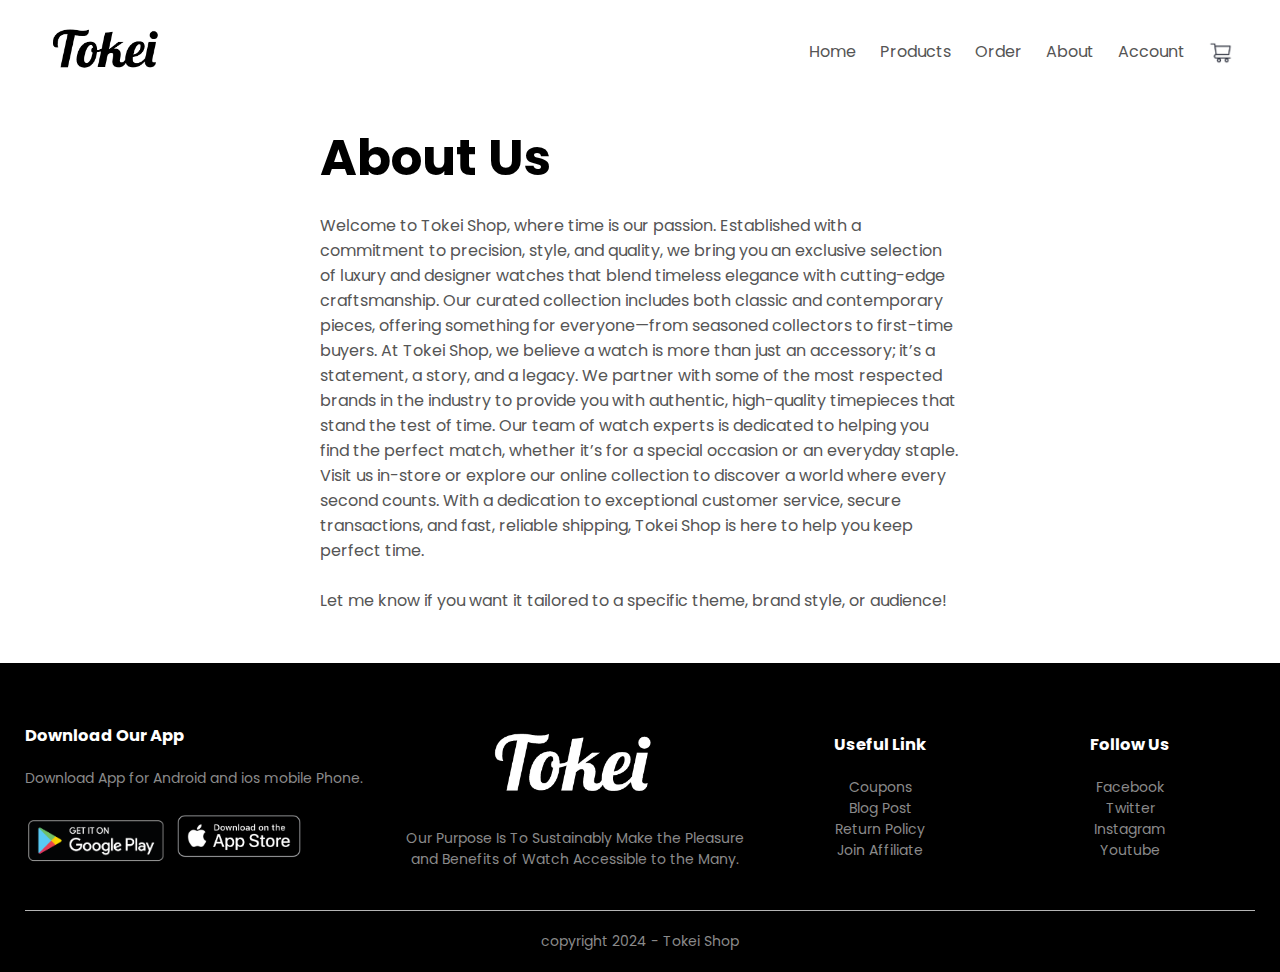
<file: UTS/about.html>
<!DOCTYPE html>
<html lang="en">
<head>
    <meta charset="UTF-8">
    <title> Products Details - Tokei</title>
    <link rel="stylesheet" href="style.css">
    <link href="https://fonts.googleapis.com/css2?family=Poppins:wght@300;400;500;600;700&display=swap" rel="stylesheet">
    <link rel="stylesheet" href="https://cdnjs.cloudflare.com/ajax/libs/font-awesome/4.7.0/css/font-awesome.min.css">
</head>
<body>
        <div class="container">
            <div class="navbar">
                <div class="logo">
                    <img src="img/logo.png" width="125px">
                </div>
                <nav>
                    <ul>
                        <li><a href="index.html">Home</a></li>
                        <li><a href="products.html">Products</a></li>
                        <li><a href="form.html">Order</a></li>
                        <li><a href="about.html">About</a></li>
                        <li><a href="">Account</a></li>
                    </ul>
                </nav>
                <img src="img/cart.png" width="30px" height="30px">
            </div>
        </div>
    
        <div class="row">
            <div class="col-2">
                <h1>About Us</h1>
                <p>Welcome to Tokei Shop, where time is our passion. Established with a commitment to precision, style, and quality,
                we bring you an exclusive selection of luxury and designer watches that blend timeless elegance with cutting-edge craftsmanship.
                Our curated collection includes both classic and contemporary pieces, offering something for everyone—from seasoned collectors to first-time buyers.
                At Tokei Shop, we believe a watch is more than just an accessory; it’s a statement, a story, and a legacy. We partner with some of the most respected brands in the industry to provide you with authentic,
                high-quality timepieces that stand the test of time. Our team of watch experts is dedicated to helping you find the perfect match, whether it’s for a special occasion or an everyday staple.
                Visit us in-store or explore our online collection to discover a world where every second counts. With a dedication to exceptional customer service, secure transactions, and fast, reliable shipping,
                Tokei Shop is here to help you keep perfect time.</p><br>
                <p>Let me know if you want it tailored to a specific theme, brand style, or audience!</p><br><br>
            </div>
        </div>

    <!-------- Footer --------->
    <div class="footer">
        <div class="container">
            <div class="row">
                <div class="footer-col-1">
                    <h3>Download Our App</h3>
                    <p>Download App for Android and ios mobile Phone.</p>
                    <div class="app-logo">
                        <img src="img/playstore.png">
                        <img src="img/appstore.png">
                    </div>
                </div>
                <div class="footer-col-2">
                    <img src="img/logo-white.png">
                    <p>Our Purpose Is To Sustainably Make the Pleasure and
                    Benefits of Watch Accessible to the Many.</p>
                </div>
                <div class="footer-col-3">
                    <h3>Useful Link</h3>
                    <ul>
                        <li>Coupons</li>
                        <li>Blog Post</li>
                        <li>Return Policy</li>
                        <li>Join Affiliate</li>
                     </ul>
                </div>
                <div class="footer-col-4">
                    <h3>Follow Us</h3>
                    <ul>
                        <li>Facebook</li>
                        <li>Twitter</li>
                        <li>Instagram</li>
                        <li>Youtube</li>
                    </ul>
                </div>
            </div>
            <hr>
            <p class="copyright">copyright 2024 - Tokei Shop</p>
        </div>
    </div>

</body>
</html>
</file>
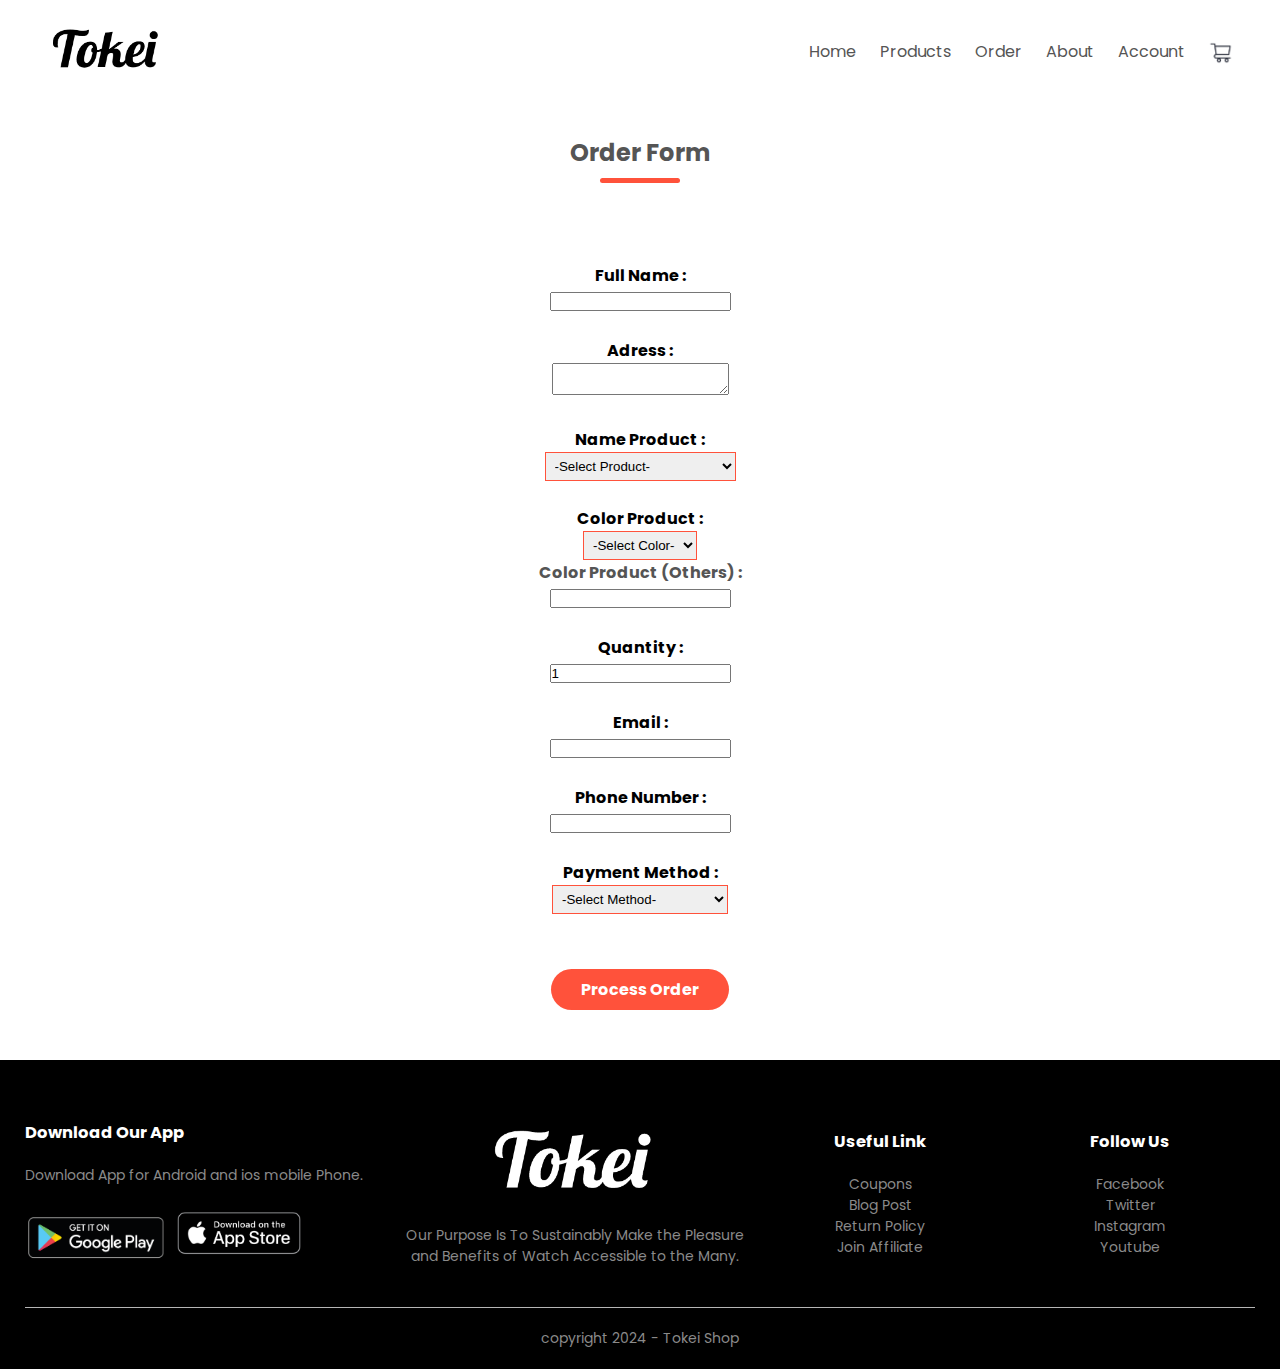
<file: UTS/form.html>
<!DOCTYPE html>
<html lang="en">
<head>
    <meta charset="UTF-8">
    <title> Order Form - Tokei</title>
    <link rel="stylesheet" href="style.css">
    <link href="https://fonts.googleapis.com/css2?family=Poppins:wght@300;400;500;600;700&display=swap" rel="stylesheet">
    <link rel="stylesheet" href="https://cdnjs.cloudflare.com/ajax/libs/font-awesome/4.7.0/css/font-awesome.min.css">
</head>
<body>
        <div class="container">
            <div class="navbar">
                <div class="logo">
                    <img src="img/logo.png" width="125px">
                </div>
                <nav>
                    <ul id="MenuItems">
                        <li><a href="index.html">Home</a></li>
                        <li><a href="products.html">Products</a></li>
                        <li><a href="form.html">Order</a></li>
                        <li><a href="about.html">About</a></li>
                        <li><a href="">Account</a></li>
                    </ul>
                </nav>
                <img src="img/cart.png" width="30px" height="30px">
            </div>
        </div>
 
    <!----- Form Details ------->
        <div class="container-form">
            <h2 class="title">Order Form</h2>
            <label for="name">Full Name :</label><br>
                <input type="text" id="name" name="name" required><br><br>

            <label for="alamat">Adress :</label><br>
                <textarea id="adress" name="adress" required></textarea><br><br>

            <label for="product">Name Product :</label><br>
            <select>
                <option>-Select Product-</option>
                <option>Silver White Wristwatch</option>
                <option>Black Gold Wristwatch</option>
                <option>Rose Black Wristwatch</option>
                <option>White Grey Wristwatch</option>
                <option>Silver Diamond Wristwatch</option>
                <option>Rose Premium Wristwatch</option>
                <option>Silver Quartz Wristwatch</option>
                <option>Pinky Rose Wristwatch</option>
                <option>Black Dior Wristwatch</option>
                <option>White of Gold Wristwatch</option>
                <option>Rogue Vertilia Wristwatch</option>
                <option>Gold Shine Wristwatch</option>
            </select><br><br>

            <label for="color">Color Product :</label><br>
            <select>
                <option>-Select Color-</option>
                <option>Black</option>
                <option>White</option>
                <option>Others</option>
            </select>

            <p>Color Product (Others) :</p>
                <input type="text" id="color" name="color"><br><br>
                
            <label for="quantity">Quantity :</label><br>
                <input type="number" value="1"><br><br>

            <label for="email">Email :</label><br>
                <input type="email" id="email" name="email" required><br><br>

            <label for="telepon">Phone Number :</label><br>
            <input type="text" id="telepon" name="telepon" required><br><br>

            <label for="payement">Payment Method :</label><br>
            <select>
                <option>-Select Method-</option>
                <option>Credit Card</option>
                <option>Bank Transfer</option>
                <option>Digital Wallets</option>
                <option>Cash on Delivery (COD)</option>
                <option>Buy Now, Pay Later</option>
            </select><br><br>
            <a href="order-done.html" class="btn">Process Order</a>
        </div>

    <!-------- Footer --------->
    <div class="footer">
        <div class="container">
            <div class="row">
                <div class="footer-col-1">
                    <h3>Download Our App</h3>
                    <p>Download App for Android and ios mobile Phone.</p>
                    <div class="app-logo">
                        <img src="img/playstore.png">
                        <img src="img/appstore.png">
                    </div>
                </div>
                <div class="footer-col-2">
                    <img src="img/logo-white.png">
                    <p>Our Purpose Is To Sustainably Make the Pleasure and
                    Benefits of Watch Accessible to the Many.</p>
                </div>
                <div class="footer-col-3">
                    <h3>Useful Link</h3>
                    <ul>
                        <li>Coupons</li>
                        <li>Blog Post</li>
                        <li>Return Policy</li>
                        <li>Join Affiliate</li>
                     </ul>
                </div>
                <div class="footer-col-4">
                    <h3>Follow Us</h3>
                    <ul>
                        <li>Facebook</li>
                        <li>Twitter</li>
                        <li>Instagram</li>
                        <li>Youtube</li>
                    </ul>
                </div>
            </div>
            <hr>
            <p class="copyright">copyright 2024 - Tokei Shop</p>
        </div>
    </div>

</body>
</html>
</file>
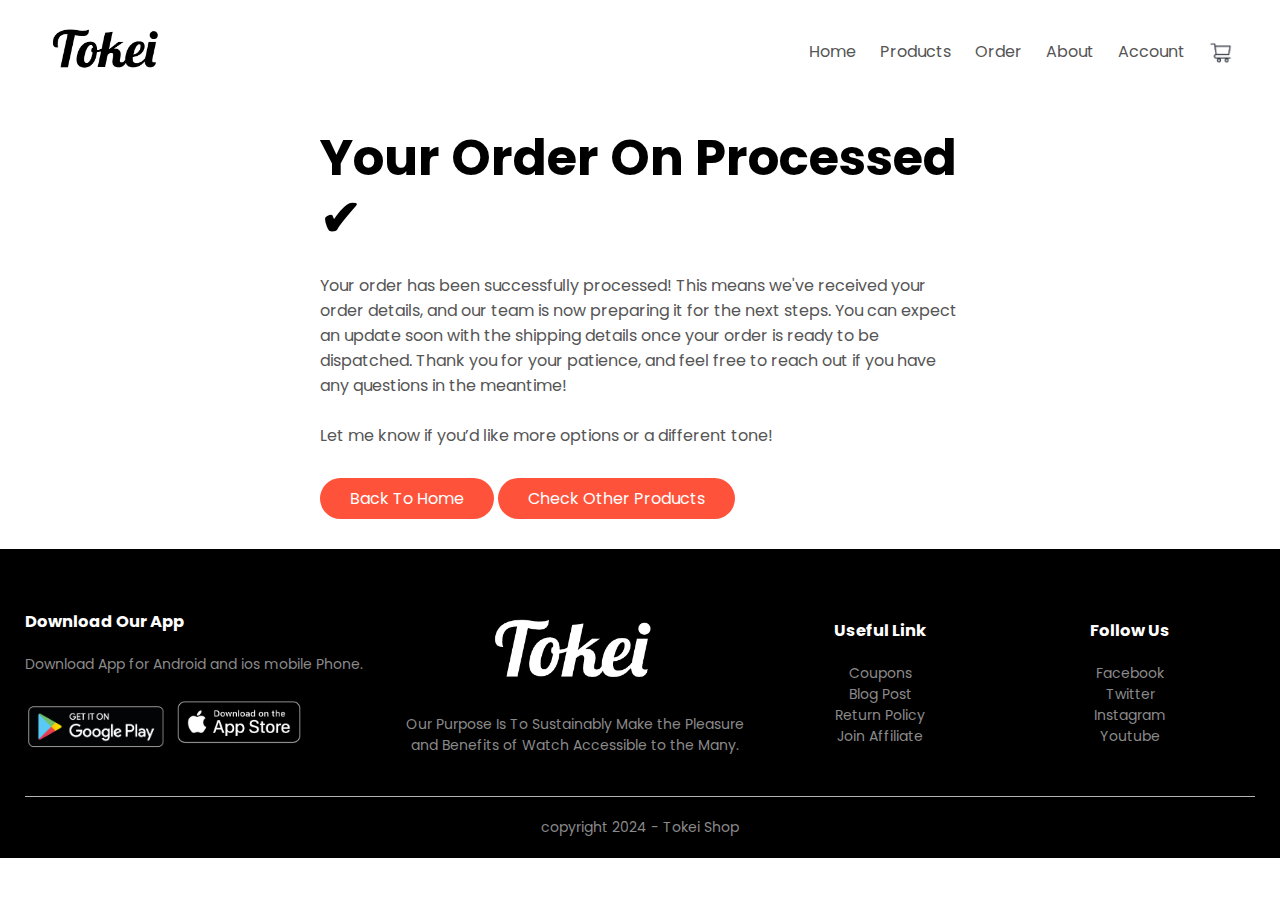
<file: UTS/order-done.html>
<!DOCTYPE html>
<html lang="en">
<head>
    <meta charset="UTF-8">
    <title> Products Details - Tokei</title>
    <link rel="stylesheet" href="style.css">
    <link href="https://fonts.googleapis.com/css2?family=Poppins:wght@300;400;500;600;700&display=swap" rel="stylesheet">
    <link rel="stylesheet" href="https://cdnjs.cloudflare.com/ajax/libs/font-awesome/4.7.0/css/font-awesome.min.css">
</head>
<body>
        <div class="container">
            <div class="navbar">
                <div class="logo">
                    <img src="img/logo.png" width="125px">
                </div>
                <nav>
                    <ul>
                        <li><a href="index.html">Home</a></li>
                        <li><a href="products.html">Products</a></li>
                        <li><a href="form.html">Order</a></li>
                        <li><a href="about.html">About</a></li>
                        <li><a href="">Account</a></li>
                    </ul>
                </nav>
                <img src="img/cart.png" width="30px" height="30px">
            </div>
        </div>


        <div>
            <div class="row">
                <div class="col-2">
                    <h1>Your Order On Processed &#10004;</h1></i>
                    <p>Your order has been successfully processed! This means we've received your order details,
                    and our team is now preparing it for the next steps. You can expect an update soon with the shipping details
                    once your order is ready to be dispatched. Thank you for your patience, and feel free to reach out if you have
                    any questions in the meantime!</p><br>
                    <p>Let me know if you’d like more options or a different tone!</p>
                    <a href="index.html" class="btn">Back To Home</a>
                    <a href="products.html" class="btn">Check Other Products</a>
                </div>
            </div>
        </div>


    <!-------- Footer --------->
    <div class="footer">
        <div class="container">
            <div class="row">
                <div class="footer-col-1">
                    <h3>Download Our App</h3>
                    <p>Download App for Android and ios mobile Phone.</p>
                    <div class="app-logo">
                        <img src="img/playstore.png">
                        <img src="img/appstore.png">
                    </div>
                </div>
                <div class="footer-col-2">
                    <img src="img/logo-white.png">
                    <p>Our Purpose Is To Sustainably Make the Pleasure and
                    Benefits of Watch Accessible to the Many.</p>
                </div>
                <div class="footer-col-3">
                    <h3>Useful Link</h3>
                    <ul>
                        <li>Coupons</li>
                        <li>Blog Post</li>
                        <li>Return Policy</li>
                        <li>Join Affiliate</li>
                     </ul>
                </div>
                <div class="footer-col-4">
                    <h3>Follow Us</h3>
                    <ul>
                        <li>Facebook</li>
                        <li>Twitter</li>
                        <li>Instagram</li>
                        <li>Youtube</li>
                    </ul>
                </div>
            </div>
            <hr>
            <p class="copyright">copyright 2024 - Tokei Shop</p>
        </div>
    </div>

</body>
</html>
</file>
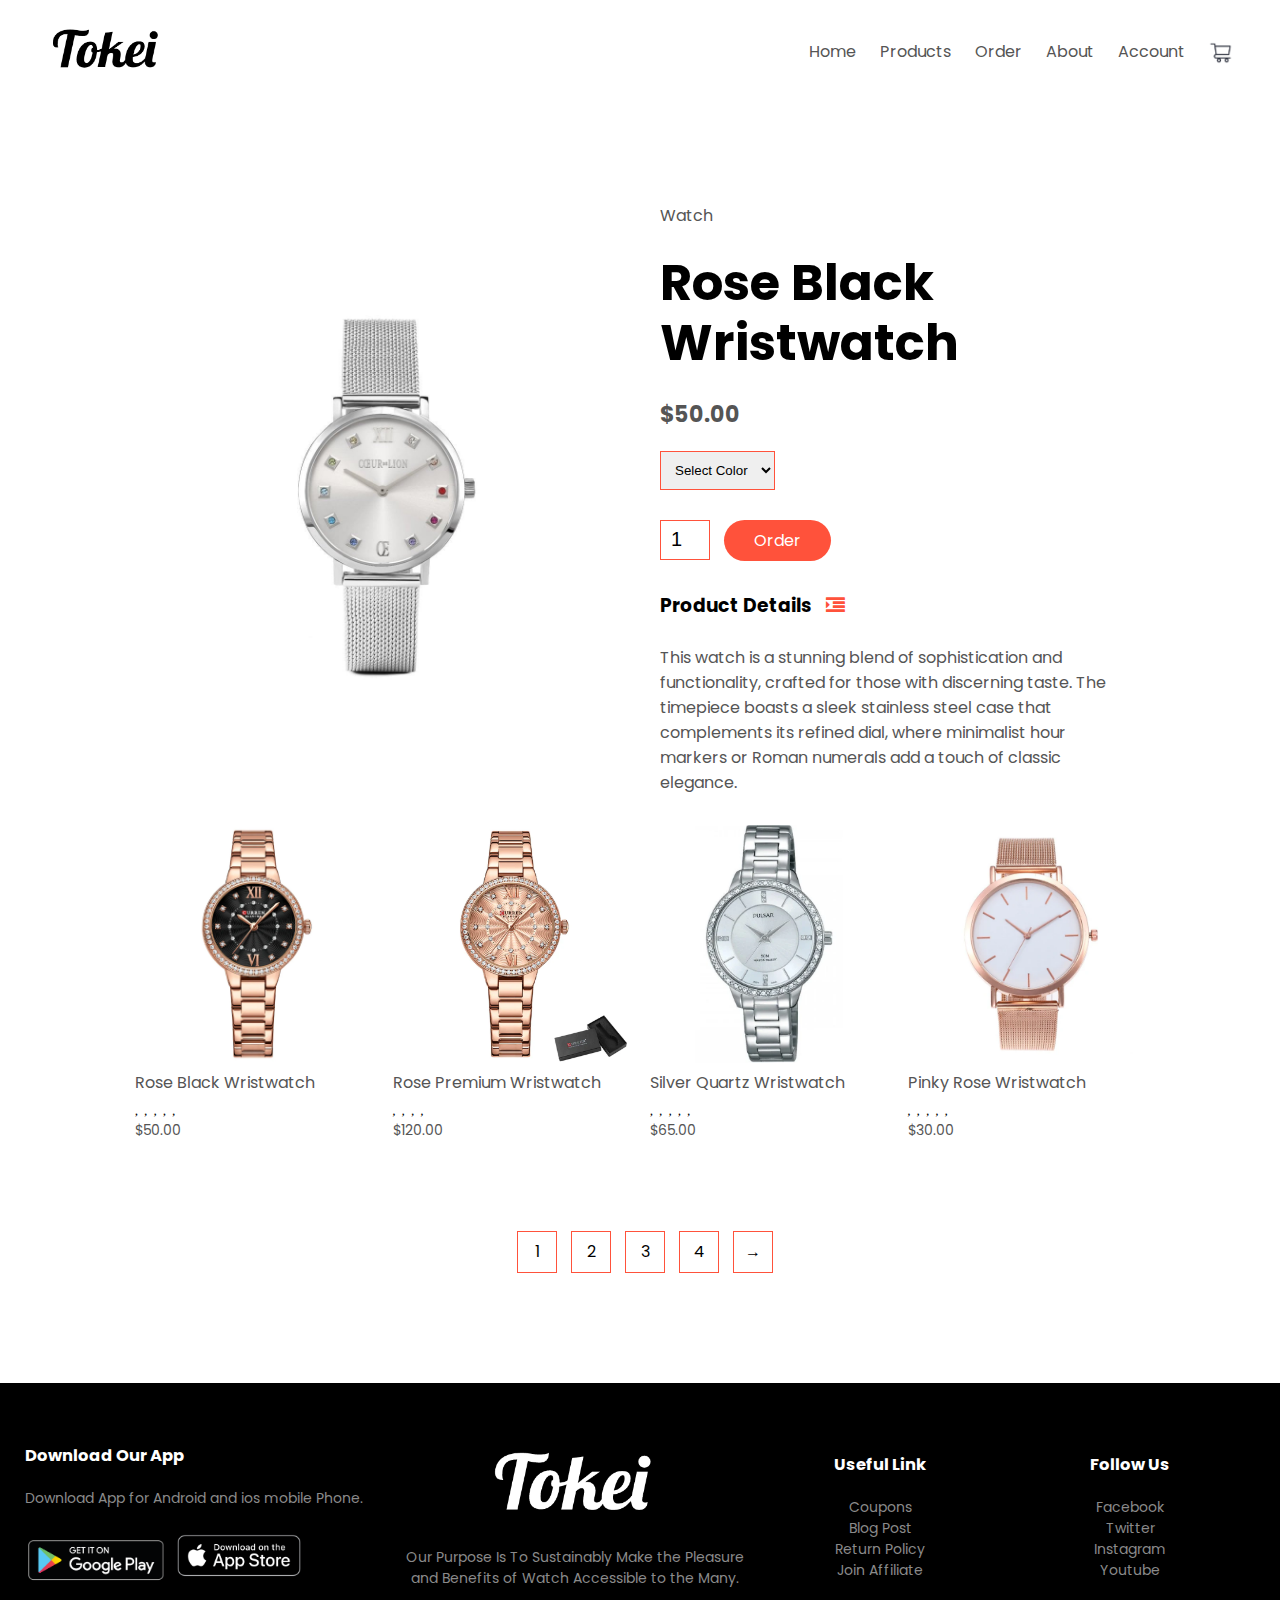
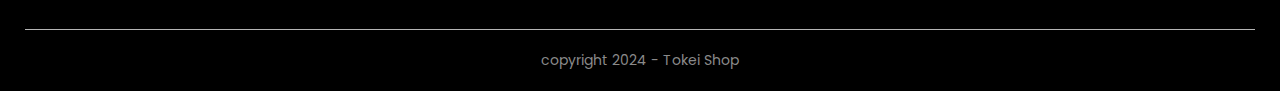
<file: UTS/product-details1.html>
<!DOCTYPE html>
<html lang="en">
<head>
    <meta charset="UTF-8">
    <title> Products Details - Tokei</title>
    <link rel="stylesheet" href="style.css">
    <link href="https://fonts.googleapis.com/css2?family=Poppins:wght@300;400;500;600;700&display=swap" rel="stylesheet">
    <link rel="stylesheet" href="https://cdnjs.cloudflare.com/ajax/libs/font-awesome/4.7.0/css/font-awesome.min.css">
</head>
<body>
        <div class="container">
            <div class="navbar">
                <div class="logo">
                    <img src="img/logo.png" width="125px">
                </div>
                <nav>
                    <ul>
                        <li><a href="index.html">Home</a></li>
                        <li><a href="products.html">Products</a></li>
                        <li><a href="form.html">Order</a></li>
                        <li><a href="about.html">About</a></li>
                        <li><a href="">Account</a></li>
                    </ul>
                </nav>
                <img src="img/cart.png" width="30px" height="30px">
            </div>
        </div>
 
    <!---- single product details --->

        <div class="small-container single-product">
            <div class="row">
                <div class="col-2">
                    <img src="img/product-1.jpg" width="100%">
                </div>
                <div class="col-2">
                    <p>Watch</p>
                    <h1>Rose Black Wristwatch</h1>
                    <h4>$50.00</h4>
                    <select>
                        <option>Select Color</option>
                        <option>Black</option>
                        <option>White</option>
                    </select>
                    <input type="number" value="1">
                    <a href="form.html" class="btn">Order</a>
                   
                    <h3>Product Details <i class="fa fa-indent"></i></h3>
                    <br>
                    <p>This watch is a stunning blend of sophistication and functionality, crafted for those with discerning taste.
                    The timepiece boasts a sleek stainless steel case that complements its refined dial, where minimalist hour markers or
                    Roman numerals add a touch of classic elegance.</p>
                </div>
            </div>
        </div>


    <div class="small-container">

            <div class="row">
            <div class="col-4">
                <img src="img/product-5.jpg">
                <h4>Rose Black Wristwatch</h4>
                <div class="rating">
                    <i class="fa-solid fa-heart"></i>
                    <i class="fa-solid fa-heart"></i>
                    <i class="fa-solid fa-heart"></i>
                    <i class="fa-solid fa-heart"></i>
                    <i class="fa-regular fa-heart"></i>
                </div>
                <p>$50.00</p>
            </div>
            <div class="col-4">
                <img src="img/product-6.jpg">
                <h4>Rose Premium Wristwatch</h4>
                <div class="rating">
                    <i class="fa-solid fa-heart"></i>
                    <i class="fa-solid fa-heart"></i>
                    <i class="fa-solid fa-heart"></i>
                    <i class="fa-solid fa-heart-half-o"></i>
                    <i class="fa-regular fa-heart"></i>
                </div>
                <p>$120.00</p>
            </div>
            <div class="col-4">
                <img src="img/product-7.jpg">
                <h4>Silver Quartz Wristwatch</h4>
                <div class="rating">
                    <i class="fa-solid fa-heart"></i>
                    <i class="fa-solid fa-heart"></i>
                    <i class="fa-solid fa-heart"></i>
                    <i class="fa-solid fa-heart"></i>
                    <i class="fa-regular fa-heart"></i>
                </div>
                <p>$65.00</p>
            </div>
            <div class="col-4">
                <img src="img/product-8.jpg">
                <h4>Pinky Rose Wristwatch</h4>
                <div class="rating">
                    <i class="fa-solid fa-heart"></i>
                    <i class="fa-solid fa-heart"></i>
                    <i class="fa-solid fa-heart"></i>
                    <i class="fa-solid fa-heart"></i>
                    <i class="fa-regular fa-heart"></i>
                </div>
                <p>$30.00</p>
            </div>
        </div>

        <div class="page-btn">
            <span>1</span>
            <span>2</span>
            <span>3</span>
            <span>4</span>
            <span>&#8594;</span>
        </div>
    </div>

    <!-------- Footer --------->
    <div class="footer">
        <div class="container">
            <div class="row">
                <div class="footer-col-1">
                    <h3>Download Our App</h3>
                    <p>Download App for Android and ios mobile Phone.</p>
                    <div class="app-logo">
                        <img src="img/playstore.png">
                        <img src="img/appstore.png">
                    </div>
                </div>
                <div class="footer-col-2">
                    <img src="img/logo-white.png">
                    <p>Our Purpose Is To Sustainably Make the Pleasure and
                    Benefits of Watch Accessible to the Many.</p>
                </div>
                <div class="footer-col-3">
                    <h3>Useful Link</h3>
                    <ul>
                        <li>Coupons</li>
                        <li>Blog Post</li>
                        <li>Return Policy</li>
                        <li>Join Affiliate</li>
                     </ul>
                </div>
                <div class="footer-col-4">
                    <h3>Follow Us</h3>
                    <ul>
                        <li>Facebook</li>
                        <li>Twitter</li>
                        <li>Instagram</li>
                        <li>Youtube</li>
                    </ul>
                </div>
            </div>
            <hr>
            <p class="copyright">copyright 2024 - Tokei Shop</p>
        </div>
    </div>

</body>
</html>
</file>
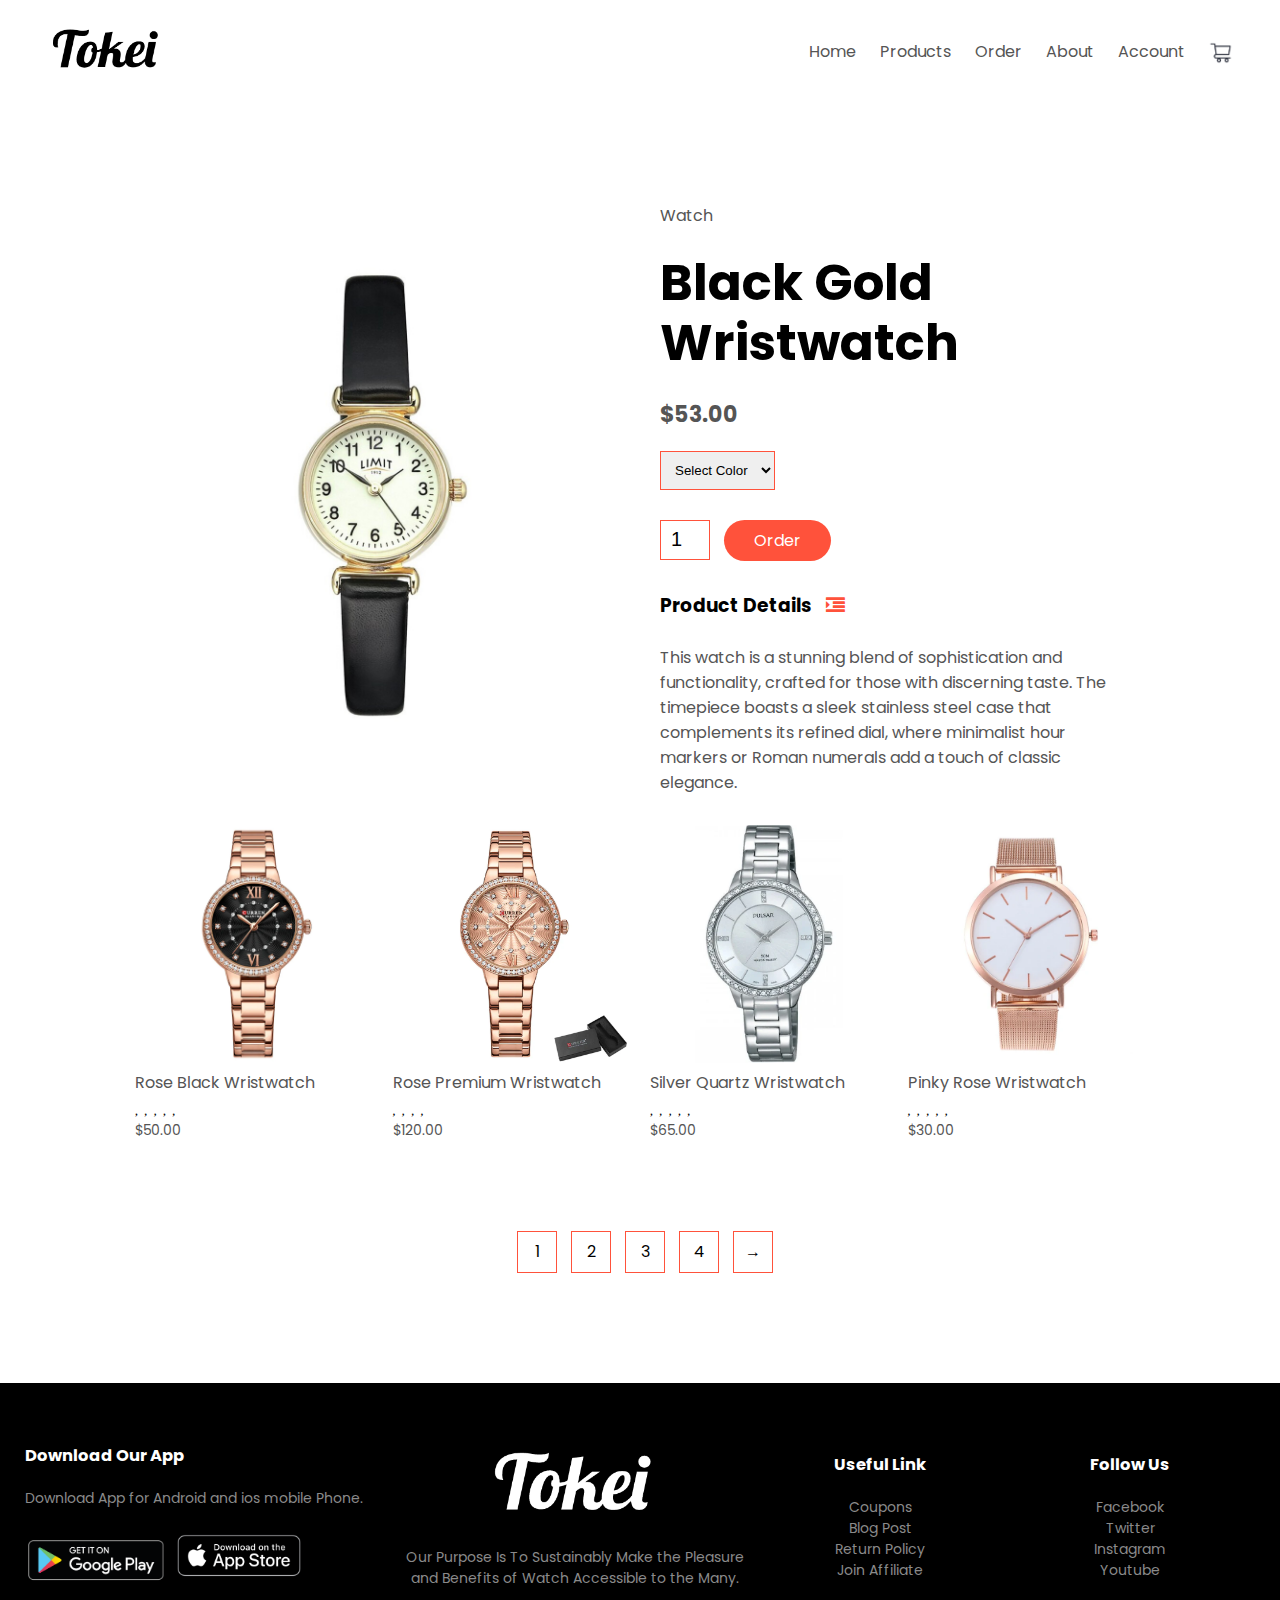
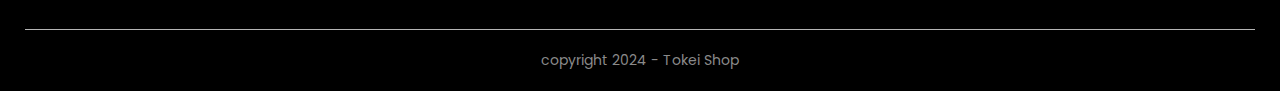
<file: UTS/product-details2.html>
<!DOCTYPE html>
<html lang="en">
<head>
    <meta charset="UTF-8">
    <title> Products Details - Tokei</title>
    <link rel="stylesheet" href="style.css">
    <link href="https://fonts.googleapis.com/css2?family=Poppins:wght@300;400;500;600;700&display=swap" rel="stylesheet">
    <link rel="stylesheet" href="https://cdnjs.cloudflare.com/ajax/libs/font-awesome/4.7.0/css/font-awesome.min.css">
</head>
<body>
        <div class="container">
            <div class="navbar">
                <div class="logo">
                    <img src="img/logo.png" width="125px">
                </div>
                <nav>
                    <ul>
                        <li><a href="index.html">Home</a></li>
                        <li><a href="products.html">Products</a></li>
                        <li><a href="form.html">Order</a></li>
                        <li><a href="about.html">About</a></li>
                        <li><a href="">Account</a></li>
                    </ul>
                </nav>
                <img src="img/cart.png" width="30px" height="30px">
            </div>
        </div>
 
    <!---- single product details --->

        <div class="small-container single-product">
            <div class="row">
                <div class="col-2">
                    <img src="img/product-2.jpg" width="100%">
                </div>
                <div class="col-2">
                    <p>Watch</p>
                    <h1>Black Gold Wristwatch</h1>
                    <h4>$53.00</h4>
                    <select>
                        <option>Select Color</option>
                        <option>Black</option>
                        <option>White</option>
                    </select>
                    <input type="number" value="1">
                    <a href="form.html" class="btn">Order</a>
                   
                    <h3>Product Details <i class="fa fa-indent"></i></h3>
                    <br>
                    <p>This watch is a stunning blend of sophistication and functionality, crafted for those with discerning taste.
                    The timepiece boasts a sleek stainless steel case that complements its refined dial, where minimalist hour markers or
                    Roman numerals add a touch of classic elegance.</p>
                </div>
            </div>
        </div>


    <div class="small-container">

            <div class="row">
            <div class="col-4">
                <img src="img/product-5.jpg">
                <h4>Rose Black Wristwatch</h4>
                <div class="rating">
                    <i class="fa-solid fa-heart"></i>
                    <i class="fa-solid fa-heart"></i>
                    <i class="fa-solid fa-heart"></i>
                    <i class="fa-solid fa-heart"></i>
                    <i class="fa-regular fa-heart"></i>
                </div>
                <p>$50.00</p>
            </div>
            <div class="col-4">
                <img src="img/product-6.jpg">
                <h4>Rose Premium Wristwatch</h4>
                <div class="rating">
                    <i class="fa-solid fa-heart"></i>
                    <i class="fa-solid fa-heart"></i>
                    <i class="fa-solid fa-heart"></i>
                    <i class="fa-solid fa-heart-half-o"></i>
                    <i class="fa-regular fa-heart"></i>
                </div>
                <p>$120.00</p>
            </div>
            <div class="col-4">
                <img src="img/product-7.jpg">
                <h4>Silver Quartz Wristwatch</h4>
                <div class="rating">
                    <i class="fa-solid fa-heart"></i>
                    <i class="fa-solid fa-heart"></i>
                    <i class="fa-solid fa-heart"></i>
                    <i class="fa-solid fa-heart"></i>
                    <i class="fa-regular fa-heart"></i>
                </div>
                <p>$65.00</p>
            </div>
            <div class="col-4">
                <img src="img/product-8.jpg">
                <h4>Pinky Rose Wristwatch</h4>
                <div class="rating">
                    <i class="fa-solid fa-heart"></i>
                    <i class="fa-solid fa-heart"></i>
                    <i class="fa-solid fa-heart"></i>
                    <i class="fa-solid fa-heart"></i>
                    <i class="fa-regular fa-heart"></i>
                </div>
                <p>$30.00</p>
            </div>
        </div>

        <div class="page-btn">
            <span>1</span>
            <span>2</span>
            <span>3</span>
            <span>4</span>
            <span>&#8594;</span>
        </div>
    </div>

    <!-------- Footer --------->
    <div class="footer">
        <div class="container">
            <div class="row">
                <div class="footer-col-1">
                    <h3>Download Our App</h3>
                    <p>Download App for Android and ios mobile Phone.</p>
                    <div class="app-logo">
                        <img src="img/playstore.png">
                        <img src="img/appstore.png">
                    </div>
                </div>
                <div class="footer-col-2">
                    <img src="img/logo-white.png">
                    <p>Our Purpose Is To Sustainably Make the Pleasure and
                    Benefits of Watch Accessible to the Many.</p>
                </div>
                <div class="footer-col-3">
                    <h3>Useful Link</h3>
                    <ul>
                        <li>Coupons</li>
                        <li>Blog Post</li>
                        <li>Return Policy</li>
                        <li>Join Affiliate</li>
                     </ul>
                </div>
                <div class="footer-col-4">
                    <h3>Follow Us</h3>
                    <ul>
                        <li>Facebook</li>
                        <li>Twitter</li>
                        <li>Instagram</li>
                        <li>Youtube</li>
                    </ul>
                </div>
            </div>
            <hr>
            <p class="copyright">copyright 2024 - Tokei Shop</p>
        </div>
    </div>

</body>
</html>
</file>
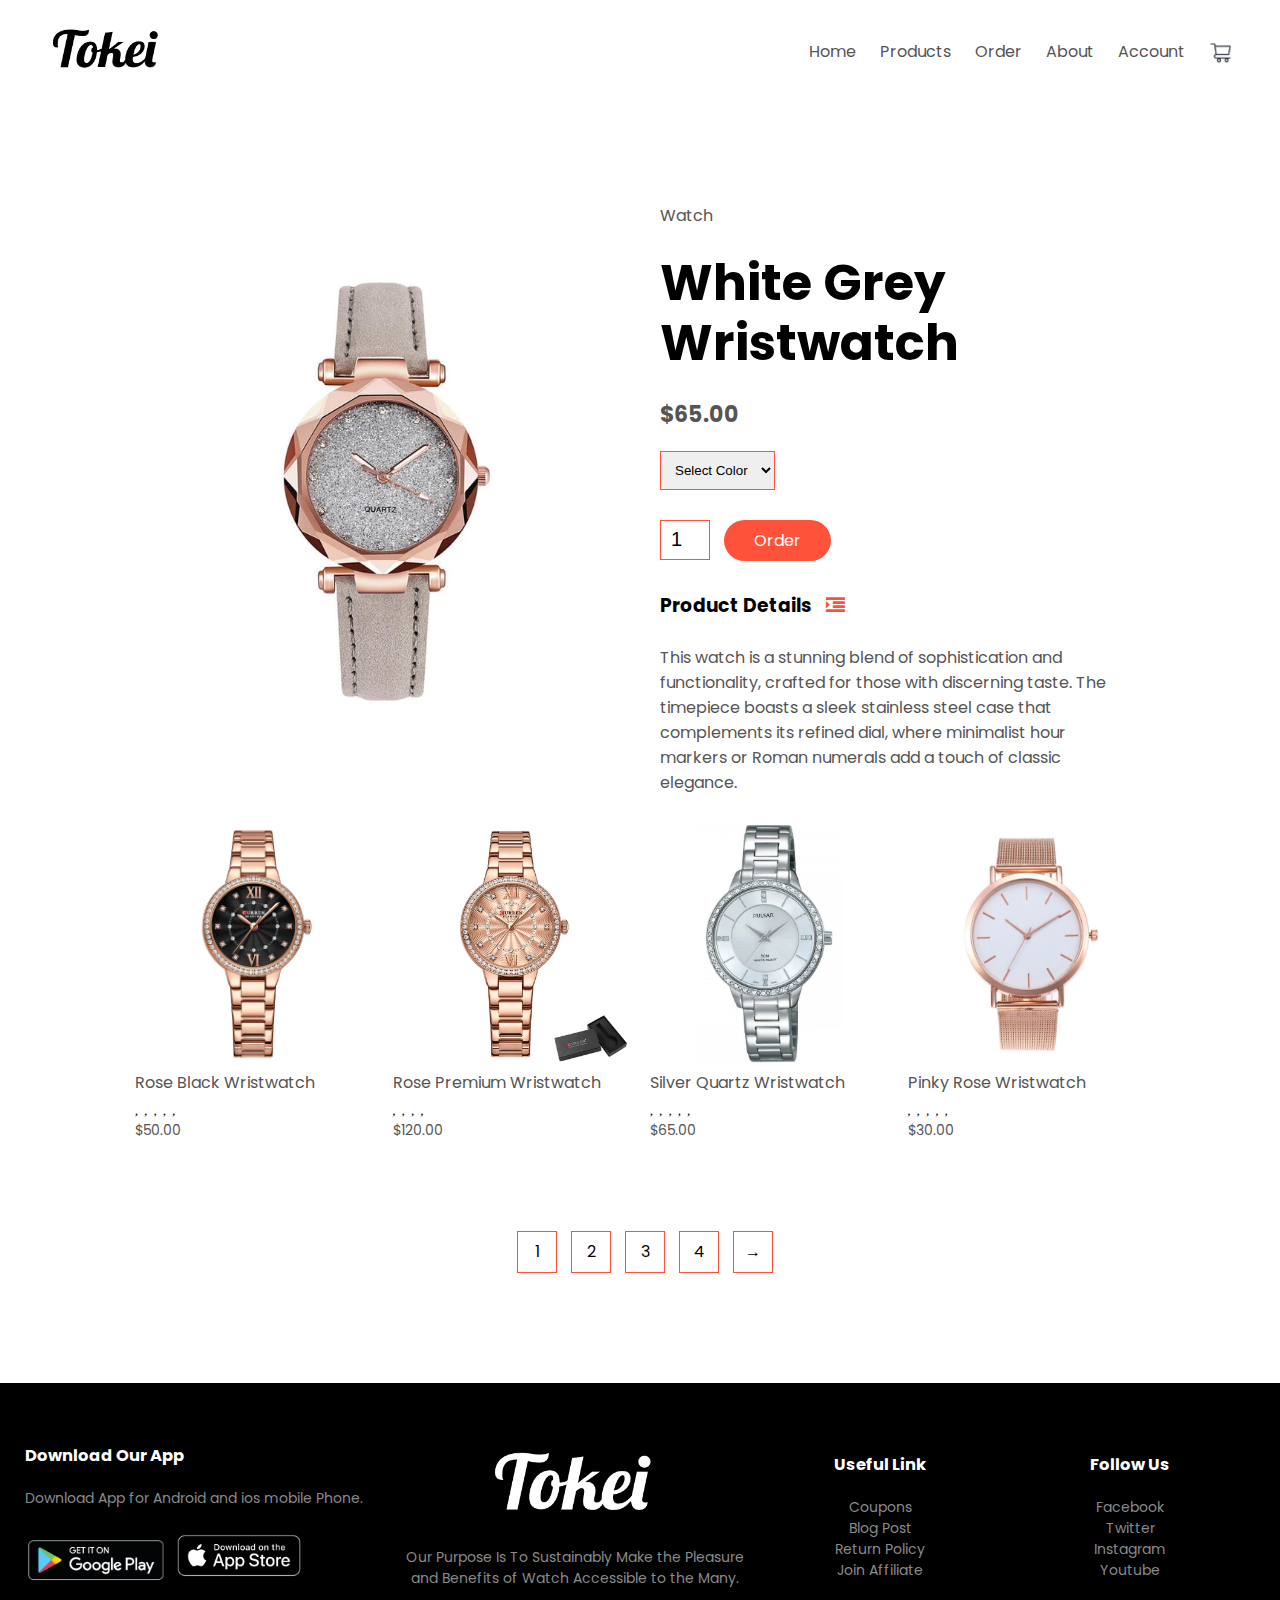
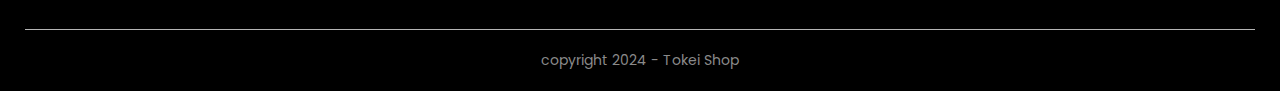
<file: UTS/product-details3.html>
<!DOCTYPE html>
<html lang="en">
<head>
    <meta charset="UTF-8">
    <title> Products Details - Tokei</title>
    <link rel="stylesheet" href="style.css">
    <link href="https://fonts.googleapis.com/css2?family=Poppins:wght@300;400;500;600;700&display=swap" rel="stylesheet">
    <link rel="stylesheet" href="https://cdnjs.cloudflare.com/ajax/libs/font-awesome/4.7.0/css/font-awesome.min.css">
</head>
<body>
        <div class="container">
            <div class="navbar">
                <div class="logo">
                    <img src="img/logo.png" width="125px">
                </div>
                <nav>
                    <ul>
                        <li><a href="index.html">Home</a></li>
                        <li><a href="products.html">Products</a></li>
                        <li><a href="form.html">Order</a></li>
                        <li><a href="about.html">About</a></li>
                        <li><a href="">Account</a></li>
                    </ul>
                </nav>
                <img src="img/cart.png" width="30px" height="30px">
            </div>
        </div>
 
    <!---- single product details --->

        <div class="small-container single-product">
            <div class="row">
                <div class="col-2">
                    <img src="img/product-3.jpg" width="100%">
                </div>
                <div class="col-2">
                    <p>Watch</p>
                    <h1>White Grey Wristwatch</h1>
                    <h4>$65.00</h4>
                    <select>
                        <option>Select Color</option>
                        <option>Grey</option>
                        <option>Rose</option>
                    </select>
                    <input type="number" value="1">
                    <a href="form.html" class="btn">Order</a>
                   
                    <h3>Product Details <i class="fa fa-indent"></i></h3>
                    <br>
                    <p>This watch is a stunning blend of sophistication and functionality, crafted for those with discerning taste.
                    The timepiece boasts a sleek stainless steel case that complements its refined dial, where minimalist hour markers or
                    Roman numerals add a touch of classic elegance.</p>
                </div>
            </div>
        </div>


    <div class="small-container">

            <div class="row">
            <div class="col-4">
                <img src="img/product-5.jpg">
                <h4>Rose Black Wristwatch</h4>
                <div class="rating">
                    <i class="fa-solid fa-heart"></i>
                    <i class="fa-solid fa-heart"></i>
                    <i class="fa-solid fa-heart"></i>
                    <i class="fa-solid fa-heart"></i>
                    <i class="fa-regular fa-heart"></i>
                </div>
                <p>$50.00</p>
            </div>
            <div class="col-4">
                <img src="img/product-6.jpg">
                <h4>Rose Premium Wristwatch</h4>
                <div class="rating">
                    <i class="fa-solid fa-heart"></i>
                    <i class="fa-solid fa-heart"></i>
                    <i class="fa-solid fa-heart"></i>
                    <i class="fa-solid fa-heart-half-o"></i>
                    <i class="fa-regular fa-heart"></i>
                </div>
                <p>$120.00</p>
            </div>
            <div class="col-4">
                <img src="img/product-7.jpg">
                <h4>Silver Quartz Wristwatch</h4>
                <div class="rating">
                    <i class="fa-solid fa-heart"></i>
                    <i class="fa-solid fa-heart"></i>
                    <i class="fa-solid fa-heart"></i>
                    <i class="fa-solid fa-heart"></i>
                    <i class="fa-regular fa-heart"></i>
                </div>
                <p>$65.00</p>
            </div>
            <div class="col-4">
                <img src="img/product-8.jpg">
                <h4>Pinky Rose Wristwatch</h4>
                <div class="rating">
                    <i class="fa-solid fa-heart"></i>
                    <i class="fa-solid fa-heart"></i>
                    <i class="fa-solid fa-heart"></i>
                    <i class="fa-solid fa-heart"></i>
                    <i class="fa-regular fa-heart"></i>
                </div>
                <p>$30.00</p>
            </div>
        </div>

        <div class="page-btn">
            <span>1</span>
            <span>2</span>
            <span>3</span>
            <span>4</span>
            <span>&#8594;</span>
        </div>
    </div>

    <!-------- Footer --------->
    <div class="footer">
        <div class="container">
            <div class="row">
                <div class="footer-col-1">
                    <h3>Download Our App</h3>
                    <p>Download App for Android and ios mobile Phone.</p>
                    <div class="app-logo">
                        <img src="img/playstore.png">
                        <img src="img/appstore.png">
                    </div>
                </div>
                <div class="footer-col-2">
                    <img src="img/logo-white.png">
                    <p>Our Purpose Is To Sustainably Make the Pleasure and
                    Benefits of Watch Accessible to the Many.</p>
                </div>
                <div class="footer-col-3">
                    <h3>Useful Link</h3>
                    <ul>
                        <li>Coupons</li>
                        <li>Blog Post</li>
                        <li>Return Policy</li>
                        <li>Join Affiliate</li>
                     </ul>
                </div>
                <div class="footer-col-4">
                    <h3>Follow Us</h3>
                    <ul>
                        <li>Facebook</li>
                        <li>Twitter</li>
                        <li>Instagram</li>
                        <li>Youtube</li>
                    </ul>
                </div>
            </div>
            <hr>
            <p class="copyright">copyright 2024 - Tokei Shop</p>
        </div>
    </div>

</body>
</html>
</file>
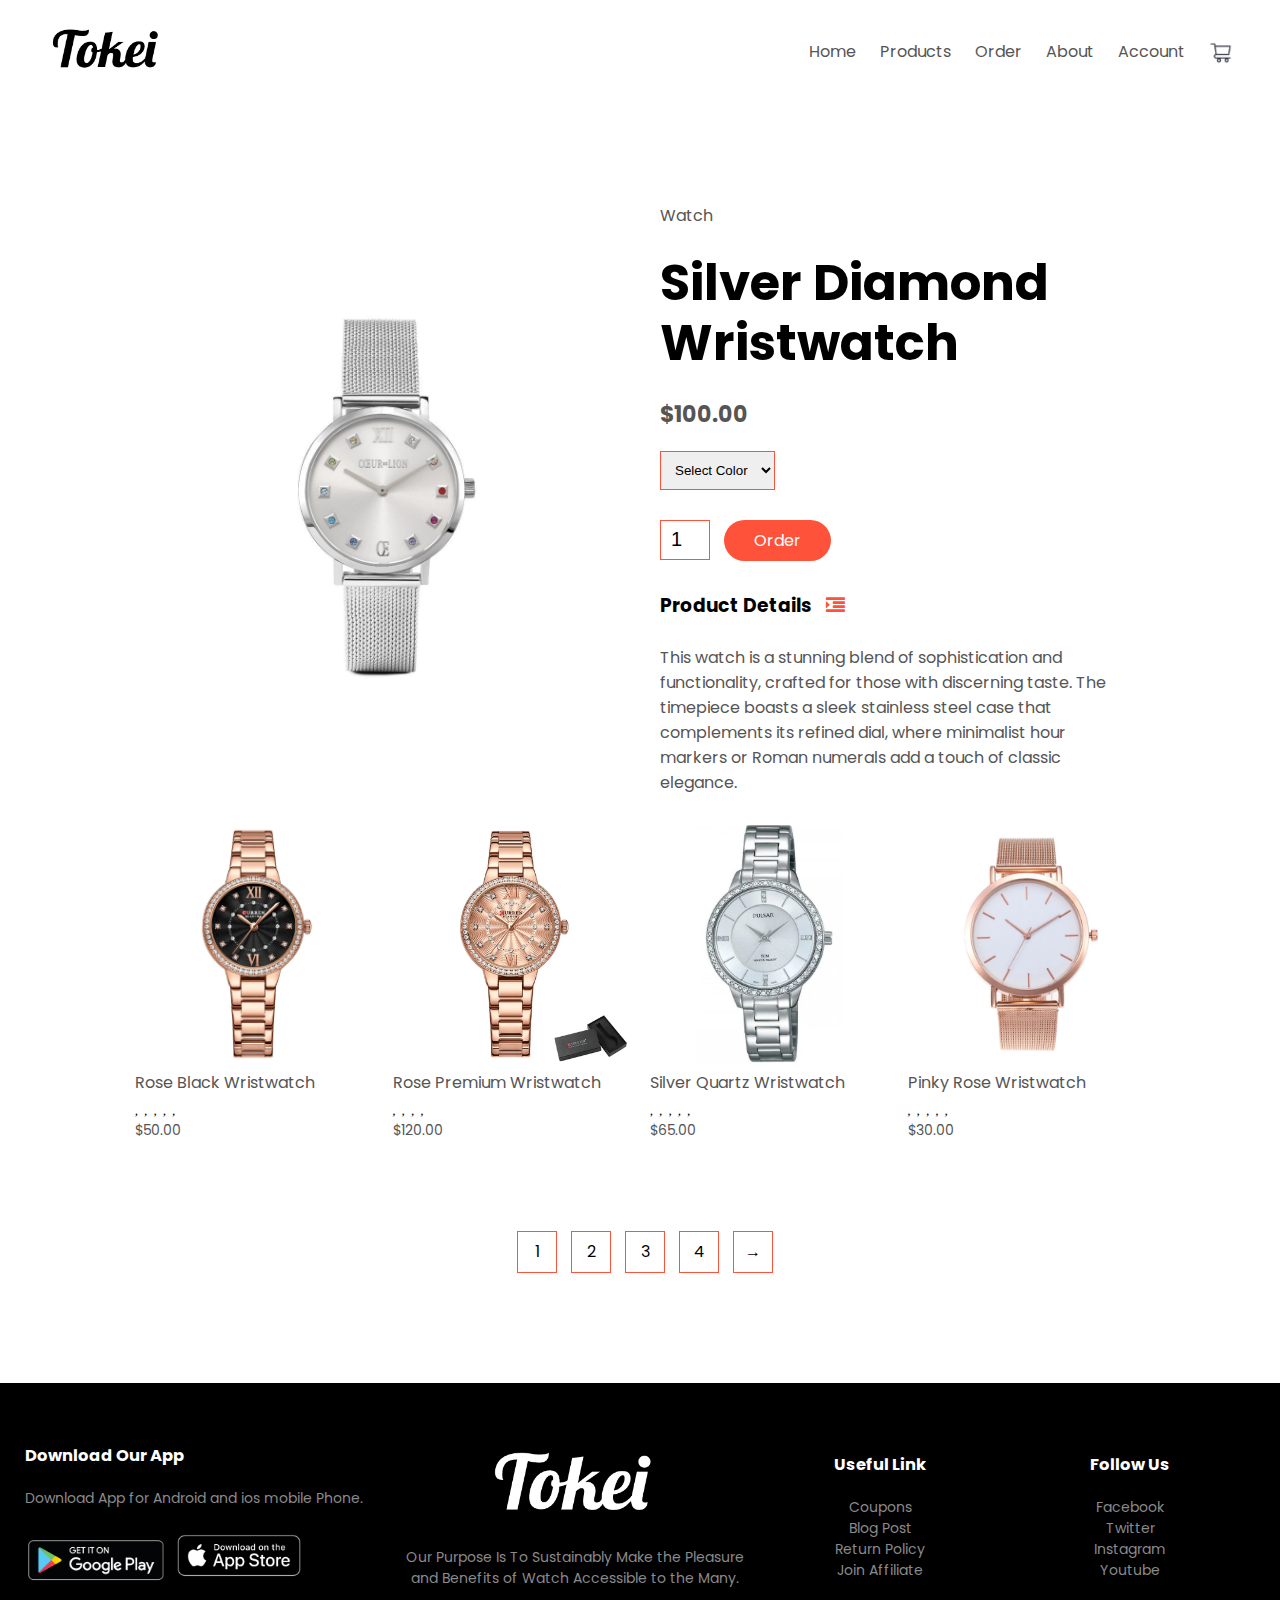
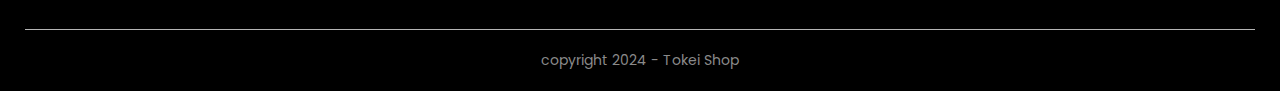
<file: UTS/product-details4.html>
<!DOCTYPE html>
<html lang="en">
<head>
    <meta charset="UTF-8">
    <title> Products Details - Tokei</title>
    <link rel="stylesheet" href="style.css">
    <link href="https://fonts.googleapis.com/css2?family=Poppins:wght@300;400;500;600;700&display=swap" rel="stylesheet">
    <link rel="stylesheet" href="https://cdnjs.cloudflare.com/ajax/libs/font-awesome/4.7.0/css/font-awesome.min.css">
</head>
<body>
        <div class="container">
            <div class="navbar">
                <div class="logo">
                    <img src="img/logo.png" width="125px">
                </div>
                <nav>
                    <ul>
                        <li><a href="index.html">Home</a></li>
                        <li><a href="products.html">Products</a></li>
                        <li><a href="form.html">Order</a></li>
                        <li><a href="about.html">About</a></li>
                        <li><a href="">Account</a></li>
                    </ul>
                </nav>
                <img src="img/cart.png" width="30px" height="30px">
            </div>
        </div>
 
    <!---- single product details --->

        <div class="small-container single-product">
            <div class="row">
                <div class="col-2">
                    <img src="img/product-1.jpg" width="100%">
                </div>
                <div class="col-2">
                    <p>Watch</p>
                    <h1>Silver Diamond Wristwatch</h1>
                    <h4>$100.00</h4>
                    <select>
                        <option>Select Color</option>
                        <option>Silver Gold</option>
                        <option>White Gold</option>
                    </select>
                    <input type="number" value="1">
                    <a href="form.html" class="btn">Order</a>
                    <h3>Product Details <i class="fa fa-indent"></i></h3>
                    <br>
                    
                    <p>This watch is a stunning blend of sophistication and functionality, crafted for those with discerning taste.
                    The timepiece boasts a sleek stainless steel case that complements its refined dial, where minimalist hour markers or
                    Roman numerals add a touch of classic elegance.</p>
                </div>
            </div>
        </div>


    <div class="small-container">

            <div class="row">
            <div class="col-4">
                <img src="img/product-5.jpg">
                <h4>Rose Black Wristwatch</h4>
                <div class="rating">
                    <i class="fa-solid fa-heart"></i>
                    <i class="fa-solid fa-heart"></i>
                    <i class="fa-solid fa-heart"></i>
                    <i class="fa-solid fa-heart"></i>
                    <i class="fa-regular fa-heart"></i>
                </div>
                <p>$50.00</p>
            </div>
            <div class="col-4">
                <img src="img/product-6.jpg">
                <h4>Rose Premium Wristwatch</h4>
                <div class="rating">
                    <i class="fa-solid fa-heart"></i>
                    <i class="fa-solid fa-heart"></i>
                    <i class="fa-solid fa-heart"></i>
                    <i class="fa-solid fa-heart-half-o"></i>
                    <i class="fa-regular fa-heart"></i>
                </div>
                <p>$120.00</p>
            </div>
            <div class="col-4">
                <img src="img/product-7.jpg">
                <h4>Silver Quartz Wristwatch</h4>
                <div class="rating">
                    <i class="fa-solid fa-heart"></i>
                    <i class="fa-solid fa-heart"></i>
                    <i class="fa-solid fa-heart"></i>
                    <i class="fa-solid fa-heart"></i>
                    <i class="fa-regular fa-heart"></i>
                </div>
                <p>$65.00</p>
            </div>
            <div class="col-4">
                <img src="img/product-8.jpg">
                <h4>Pinky Rose Wristwatch</h4>
                <div class="rating">
                    <i class="fa-solid fa-heart"></i>
                    <i class="fa-solid fa-heart"></i>
                    <i class="fa-solid fa-heart"></i>
                    <i class="fa-solid fa-heart"></i>
                    <i class="fa-regular fa-heart"></i>
                </div>
                <p>$30.00</p>
            </div>
        </div>

        <div class="page-btn">
            <span>1</span>
            <span>2</span>
            <span>3</span>
            <span>4</span>
            <span>&#8594;</span>
        </div>
    </div>

    <!-------- Footer --------->
    <div class="footer">
        <div class="container">
            <div class="row">
                <div class="footer-col-1">
                    <h3>Download Our App</h3>
                    <p>Download App for Android and ios mobile Phone.</p>
                    <div class="app-logo">
                        <img src="img/playstore.png">
                        <img src="img/appstore.png">
                    </div>
                </div>
                <div class="footer-col-2">
                    <img src="img/logo-white.png">
                    <p>Our Purpose Is To Sustainably Make the Pleasure and
                    Benefits of Watch Accessible to the Many.</p>
                </div>
                <div class="footer-col-3">
                    <h3>Useful Link</h3>
                    <ul>
                        <li>Coupons</li>
                        <li>Blog Post</li>
                        <li>Return Policy</li>
                        <li>Join Affiliate</li>
                     </ul>
                </div>
                <div class="footer-col-4">
                    <h3>Follow Us</h3>
                    <ul>
                        <li>Facebook</li>
                        <li>Twitter</li>
                        <li>Instagram</li>
                        <li>Youtube</li>
                    </ul>
                </div>
            </div>
            <hr>
            <p class="copyright">copyright 2024 - Tokei Shop</p>
        </div>
    </div>

</body>
</html>
</file>
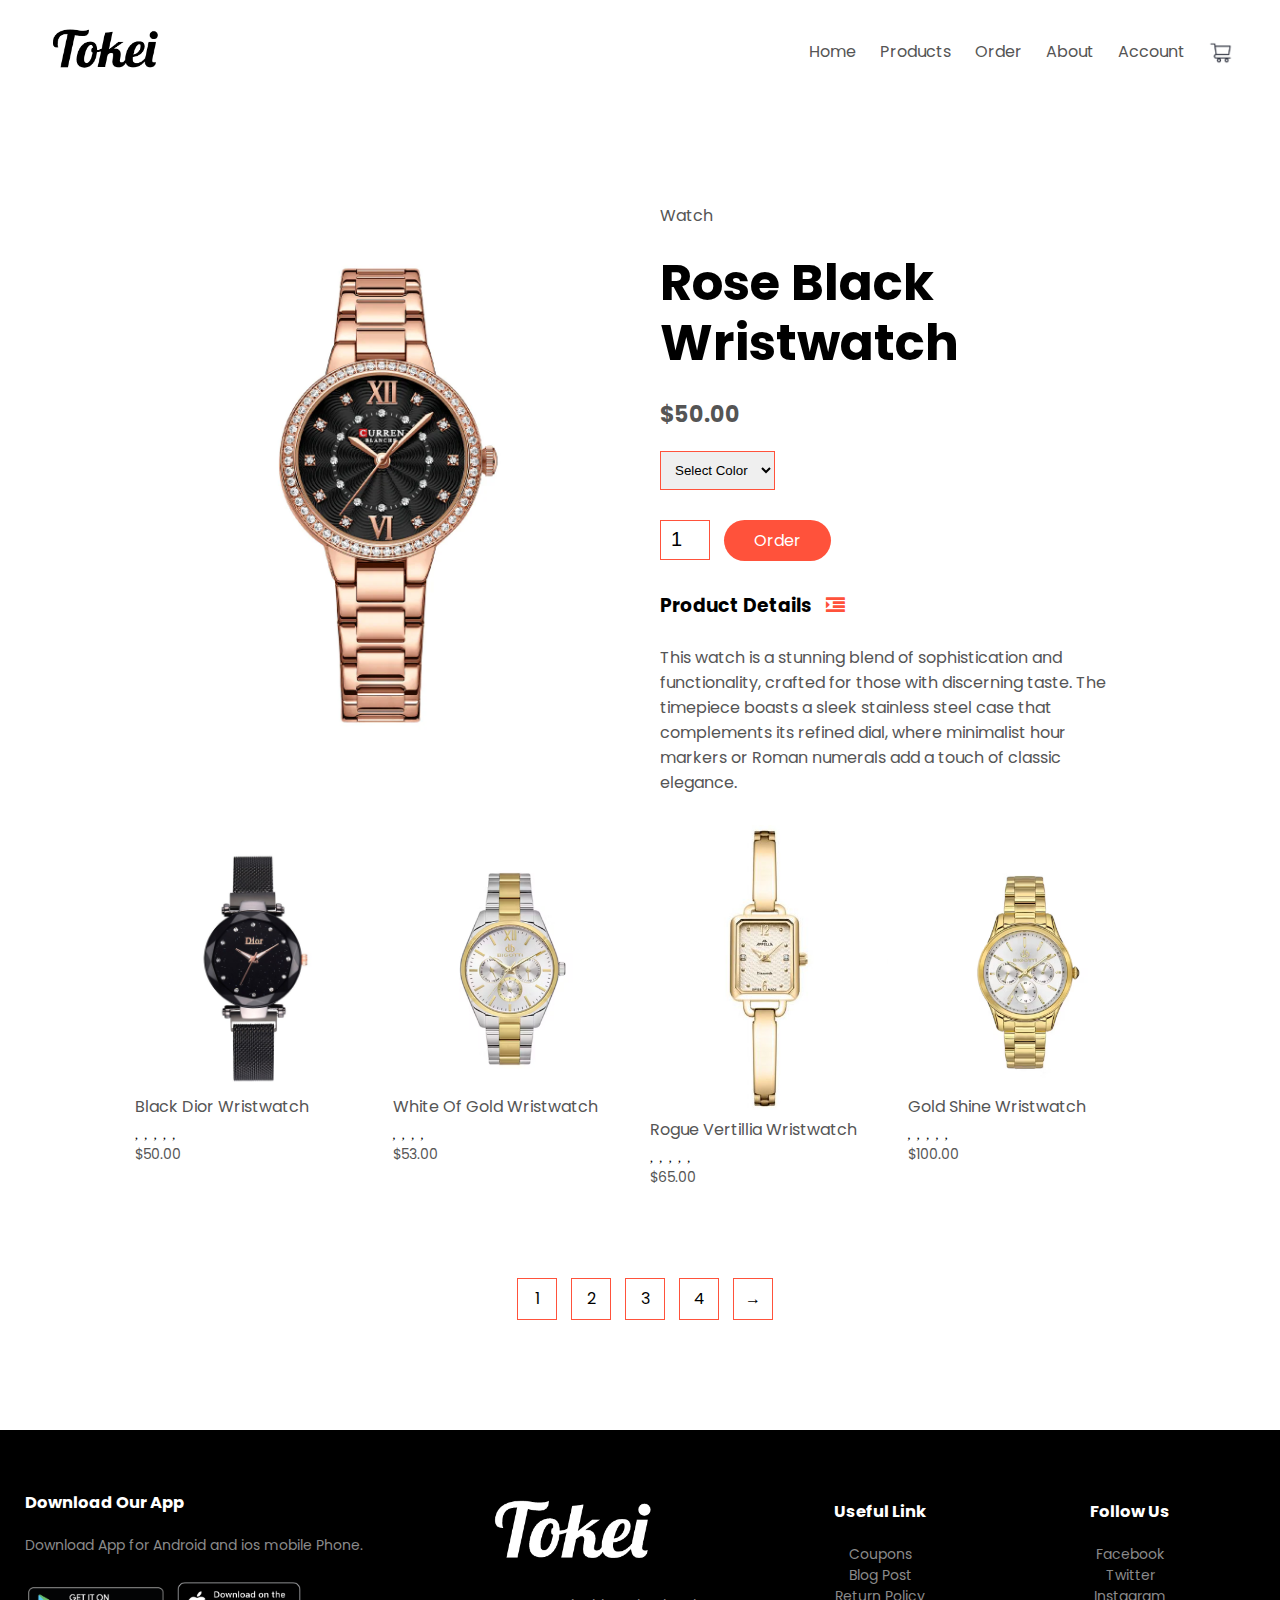
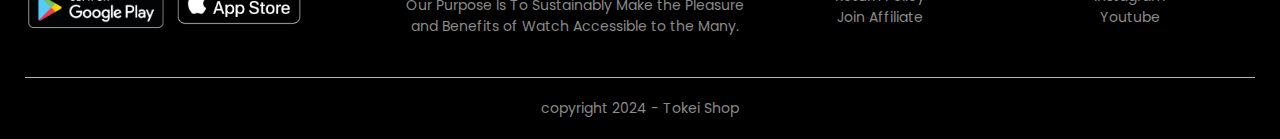
<file: UTS/product-details5.html>
<!DOCTYPE html>
<html lang="en">
<head>
    <meta charset="UTF-8">
    <title> Products Details - Tokei</title>
    <link rel="stylesheet" href="style.css">
    <link href="https://fonts.googleapis.com/css2?family=Poppins:wght@300;400;500;600;700&display=swap" rel="stylesheet">
    <link rel="stylesheet" href="https://cdnjs.cloudflare.com/ajax/libs/font-awesome/4.7.0/css/font-awesome.min.css">
</head>
<body>
        <div class="container">
            <div class="navbar">
                <div class="logo">
                    <img src="img/logo.png" width="125px">
                </div>
                <nav>
                    <ul>
                        <li><a href="index.html">Home</a></li>
                        <li><a href="products.html">Products</a></li>
                        <li><a href="form.html">Order</a></li>
                        <li><a href="about.html">About</a></li>
                        <li><a href="">Account</a></li>
                    </ul>
                </nav>
                <img src="img/cart.png" width="30px" height="30px">
            </div>
        </div>
 
    <!---- single product details --->

        <div class="small-container single-product">
            <div class="row">
                <div class="col-2">
                    <img src="img/product-5.jpg" width="100%">
                </div>
                <div class="col-2">
                    <p>Watch</p>
                    <h1>Rose Black Wristwatch</h1>
                    <h4>$50.00</h4>
                    <select>
                        <option>Select Color</option>
                        <option>Rose</option>
                        <option>Black</option>
                    </select>
                    <input type="number" value="1">
                    <a href="form.html" class="btn">Order</a>
                    <h3>Product Details <i class="fa fa-indent"></i></h3>
                    <br>
                    
                    <p>This watch is a stunning blend of sophistication and functionality, crafted for those with discerning taste.
                    The timepiece boasts a sleek stainless steel case that complements its refined dial, where minimalist hour markers or
                    Roman numerals add a touch of classic elegance.</p>
                </div>
            </div>
        </div>


    <div class="small-container">

            <div class="row">
            <div class="col-4">
                <img src="img/product-9.jpg">
                <h4>Black Dior Wristwatch</h4>
                <div class="rating">
                    <i class="fa-solid fa-heart"></i>
                    <i class="fa-solid fa-heart"></i>
                    <i class="fa-solid fa-heart"></i>
                    <i class="fa-solid fa-heart"></i>
                    <i class="fa-regular fa-heart"></i>
                </div>
                <p>$50.00</p>
            </div>
            <div class="col-4">
                <img src="img/product-10.jpg">
                <h4>White Of Gold Wristwatch</h4>
                <div class="rating">
                    <i class="fa-solid fa-heart"></i>
                    <i class="fa-solid fa-heart"></i>
                    <i class="fa-solid fa-heart"></i>
                    <i class="fa-solid fa-heart-half-o"></i>
                    <i class="fa-regular fa-heart"></i>
                </div>
                <p>$53.00</p>
            </div>
            <div class="col-4">
                <img src="img/product-11.jpg">
                <h4>Rogue Vertillia Wristwatch</h4>
                <div class="rating">
                    <i class="fa-solid fa-heart"></i>
                    <i class="fa-solid fa-heart"></i>
                    <i class="fa-solid fa-heart"></i>
                    <i class="fa-solid fa-heart"></i>
                    <i class="fa-regular fa-heart"></i>
                </div>
                <p>$65.00</p>
            </div>
            <div class="col-4">
                <img src="img/product-12.jpg">
                <h4>Gold Shine Wristwatch</h4>
                <div class="rating">
                    <i class="fa-solid fa-heart"></i>
                    <i class="fa-solid fa-heart"></i>
                    <i class="fa-solid fa-heart"></i>
                    <i class="fa-solid fa-heart"></i>
                    <i class="fa-regular fa-heart"></i>
                </div>
                <p>$100.00</p>
            </div>
        </div>

        <div class="page-btn">
            <span>1</span>
            <span>2</span>
            <span>3</span>
            <span>4</span>
            <span>&#8594;</span>
        </div>
    </div>

    <!-------- Footer --------->
    <div class="footer">
        <div class="container">
            <div class="row">
                <div class="footer-col-1">
                    <h3>Download Our App</h3>
                    <p>Download App for Android and ios mobile Phone.</p>
                    <div class="app-logo">
                        <img src="img/playstore.png">
                        <img src="img/appstore.png">
                    </div>
                </div>
                <div class="footer-col-2">
                    <img src="img/logo-white.png">
                    <p>Our Purpose Is To Sustainably Make the Pleasure and
                    Benefits of Watch Accessible to the Many.</p>
                </div>
                <div class="footer-col-3">
                    <h3>Useful Link</h3>
                    <ul>
                        <li>Coupons</li>
                        <li>Blog Post</li>
                        <li>Return Policy</li>
                        <li>Join Affiliate</li>
                     </ul>
                </div>
                <div class="footer-col-4">
                    <h3>Follow Us</h3>
                    <ul>
                        <li>Facebook</li>
                        <li>Twitter</li>
                        <li>Instagram</li>
                        <li>Youtube</li>
                    </ul>
                </div>
            </div>
            <hr>
            <p class="copyright">copyright 2024 - Tokei Shop</p>
        </div>
    </div>

</body>
</html>
</file>
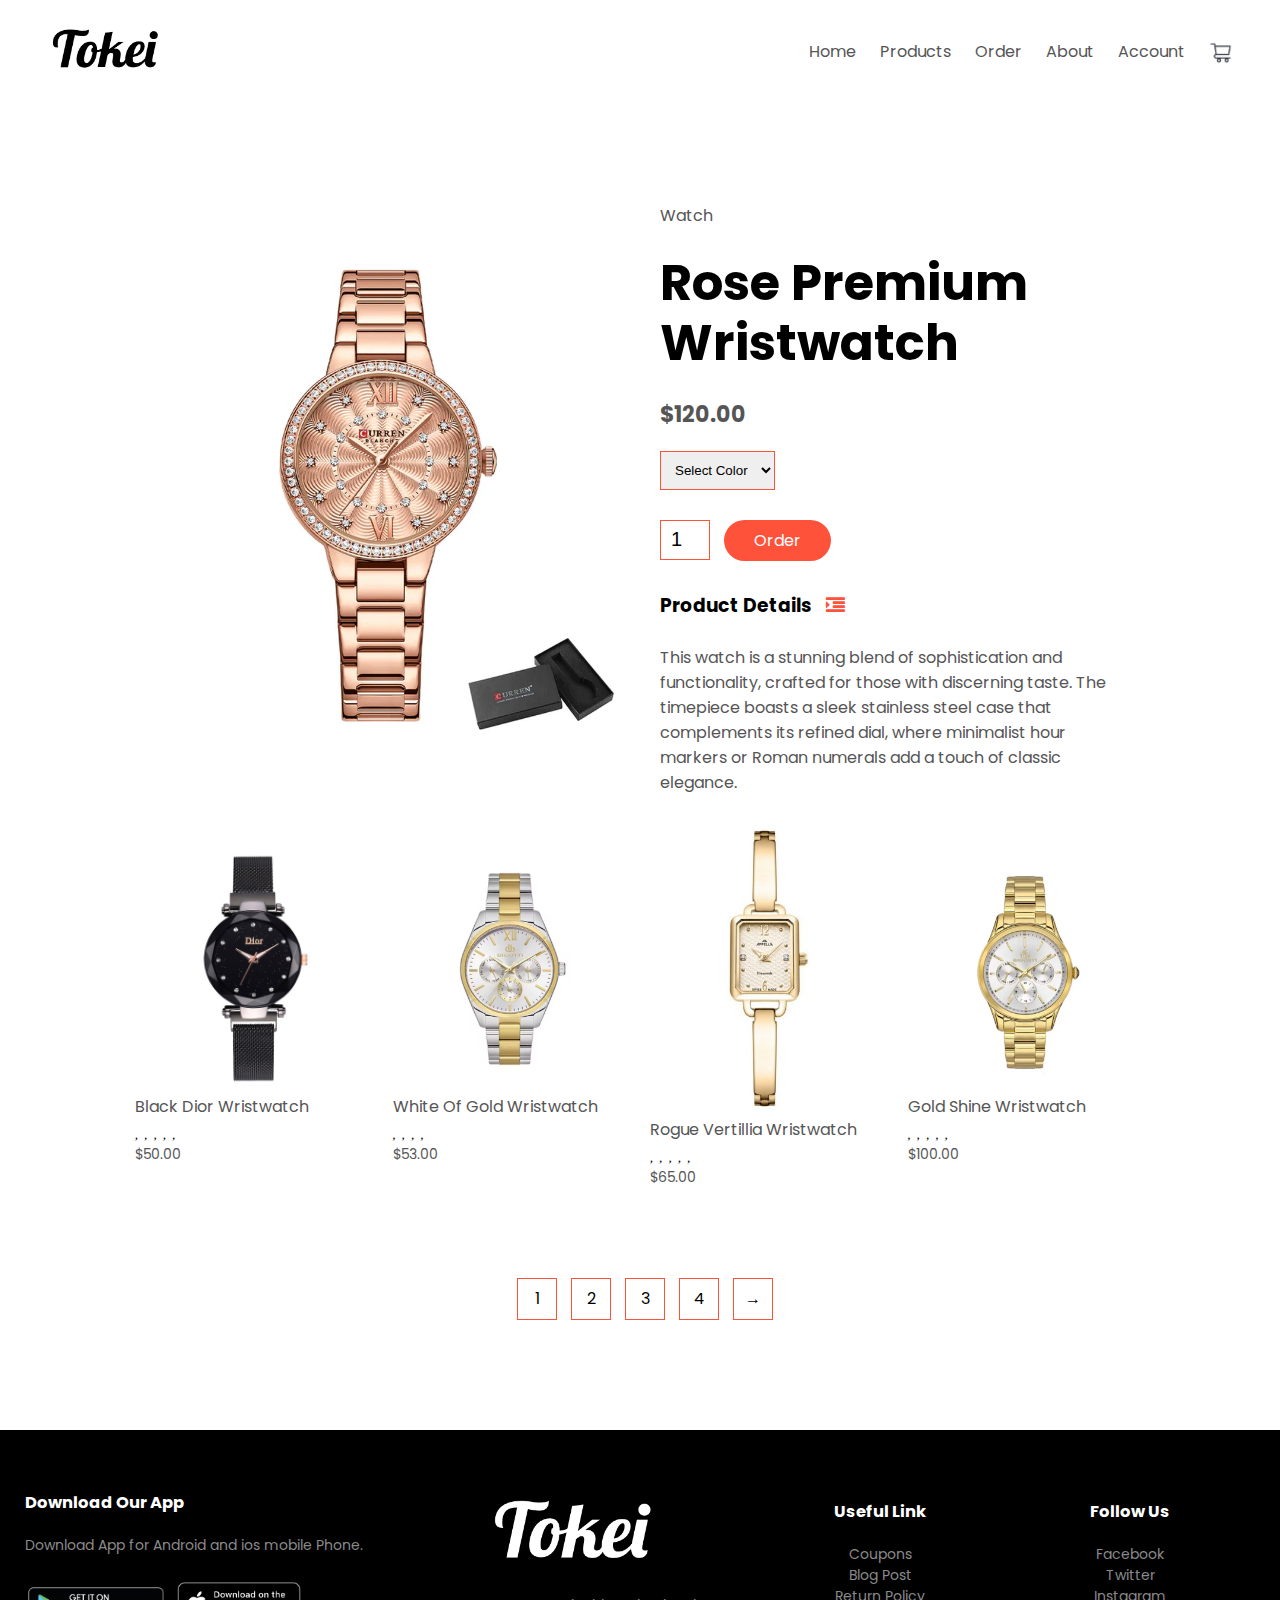
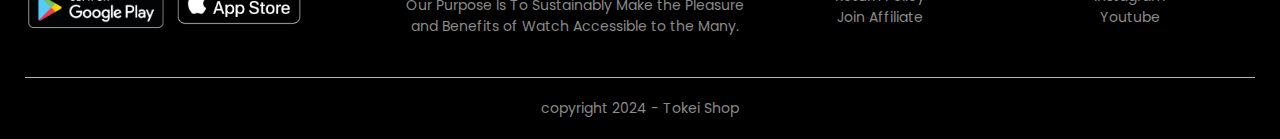
<file: UTS/product-details6.html>
<!DOCTYPE html>
<html lang="en">
<head>
    <meta charset="UTF-8">
    <title> Products Details - Tokei</title>
    <link rel="stylesheet" href="style.css">
    <link href="https://fonts.googleapis.com/css2?family=Poppins:wght@300;400;500;600;700&display=swap" rel="stylesheet">
    <link rel="stylesheet" href="https://cdnjs.cloudflare.com/ajax/libs/font-awesome/4.7.0/css/font-awesome.min.css">
</head>
<body>
        <div class="container">
            <div class="navbar">
                <div class="logo">
                    <img src="img/logo.png" width="125px">
                </div>
                <nav>
                    <ul>
                        <li><a href="index.html">Home</a></li>
                        <li><a href="products.html">Products</a></li>
                        <li><a href="form.html">Order</a></li>
                        <li><a href="about.html">About</a></li>
                        <li><a href="">Account</a></li>
                    </ul>
                </nav>
                <img src="img/cart.png" width="30px" height="30px">
            </div>
        </div>
 
    <!---- single product details --->

        <div class="small-container single-product">
            <div class="row">
                <div class="col-2">
                    <img src="img/product-6.jpg" width="100%">
                </div>
                <div class="col-2">
                    <p>Watch</p>
                    <h1>Rose Premium Wristwatch</h1>
                    <h4>$120.00</h4>
                    <select>
                        <option>Select Color</option>
                        <option>Rose</option>
                        <option>White</option>
                    </select>
                    <input type="number" value="1">
                    <a href="form.html" class="btn">Order</a>
                    <h3>Product Details <i class="fa fa-indent"></i></h3>
                    <br>
                    
                    <p>This watch is a stunning blend of sophistication and functionality, crafted for those with discerning taste.
                    The timepiece boasts a sleek stainless steel case that complements its refined dial, where minimalist hour markers or
                    Roman numerals add a touch of classic elegance.</p>
                </div>
            </div>
        </div>


    <div class="small-container">

            <div class="row">
            <div class="col-4">
                <img src="img/product-9.jpg">
                <h4>Black Dior Wristwatch</h4>
                <div class="rating">
                    <i class="fa-solid fa-heart"></i>
                    <i class="fa-solid fa-heart"></i>
                    <i class="fa-solid fa-heart"></i>
                    <i class="fa-solid fa-heart"></i>
                    <i class="fa-regular fa-heart"></i>
                </div>
                <p>$50.00</p>
            </div>
            <div class="col-4">
                <img src="img/product-10.jpg">
                <h4>White Of Gold Wristwatch</h4>
                <div class="rating">
                    <i class="fa-solid fa-heart"></i>
                    <i class="fa-solid fa-heart"></i>
                    <i class="fa-solid fa-heart"></i>
                    <i class="fa-solid fa-heart-half-o"></i>
                    <i class="fa-regular fa-heart"></i>
                </div>
                <p>$53.00</p>
            </div>
            <div class="col-4">
                <img src="img/product-11.jpg">
                <h4>Rogue Vertillia Wristwatch</h4>
                <div class="rating">
                    <i class="fa-solid fa-heart"></i>
                    <i class="fa-solid fa-heart"></i>
                    <i class="fa-solid fa-heart"></i>
                    <i class="fa-solid fa-heart"></i>
                    <i class="fa-regular fa-heart"></i>
                </div>
                <p>$65.00</p>
            </div>
            <div class="col-4">
                <img src="img/product-12.jpg">
                <h4>Gold Shine Wristwatch</h4>
                <div class="rating">
                    <i class="fa-solid fa-heart"></i>
                    <i class="fa-solid fa-heart"></i>
                    <i class="fa-solid fa-heart"></i>
                    <i class="fa-solid fa-heart"></i>
                    <i class="fa-regular fa-heart"></i>
                </div>
                <p>$100.00</p>
            </div>
        </div>

        <div class="page-btn">
            <span>1</span>
            <span>2</span>
            <span>3</span>
            <span>4</span>
            <span>&#8594;</span>
        </div>
    </div>

    <!-------- Footer --------->
    <div class="footer">
        <div class="container">
            <div class="row">
                <div class="footer-col-1">
                    <h3>Download Our App</h3>
                    <p>Download App for Android and ios mobile Phone.</p>
                    <div class="app-logo">
                        <img src="img/playstore.png">
                        <img src="img/appstore.png">
                    </div>
                </div>
                <div class="footer-col-2">
                    <img src="img/logo-white.png">
                    <p>Our Purpose Is To Sustainably Make the Pleasure and
                    Benefits of Watch Accessible to the Many.</p>
                </div>
                <div class="footer-col-3">
                    <h3>Useful Link</h3>
                    <ul>
                        <li>Coupons</li>
                        <li>Blog Post</li>
                        <li>Return Policy</li>
                        <li>Join Affiliate</li>
                     </ul>
                </div>
                <div class="footer-col-4">
                    <h3>Follow Us</h3>
                    <ul>
                        <li>Facebook</li>
                        <li>Twitter</li>
                        <li>Instagram</li>
                        <li>Youtube</li>
                    </ul>
                </div>
            </div>
            <hr>
            <p class="copyright">copyright 2024 - Tokei Shop</p>
        </div>
    </div>

</body>
</html>
</file>
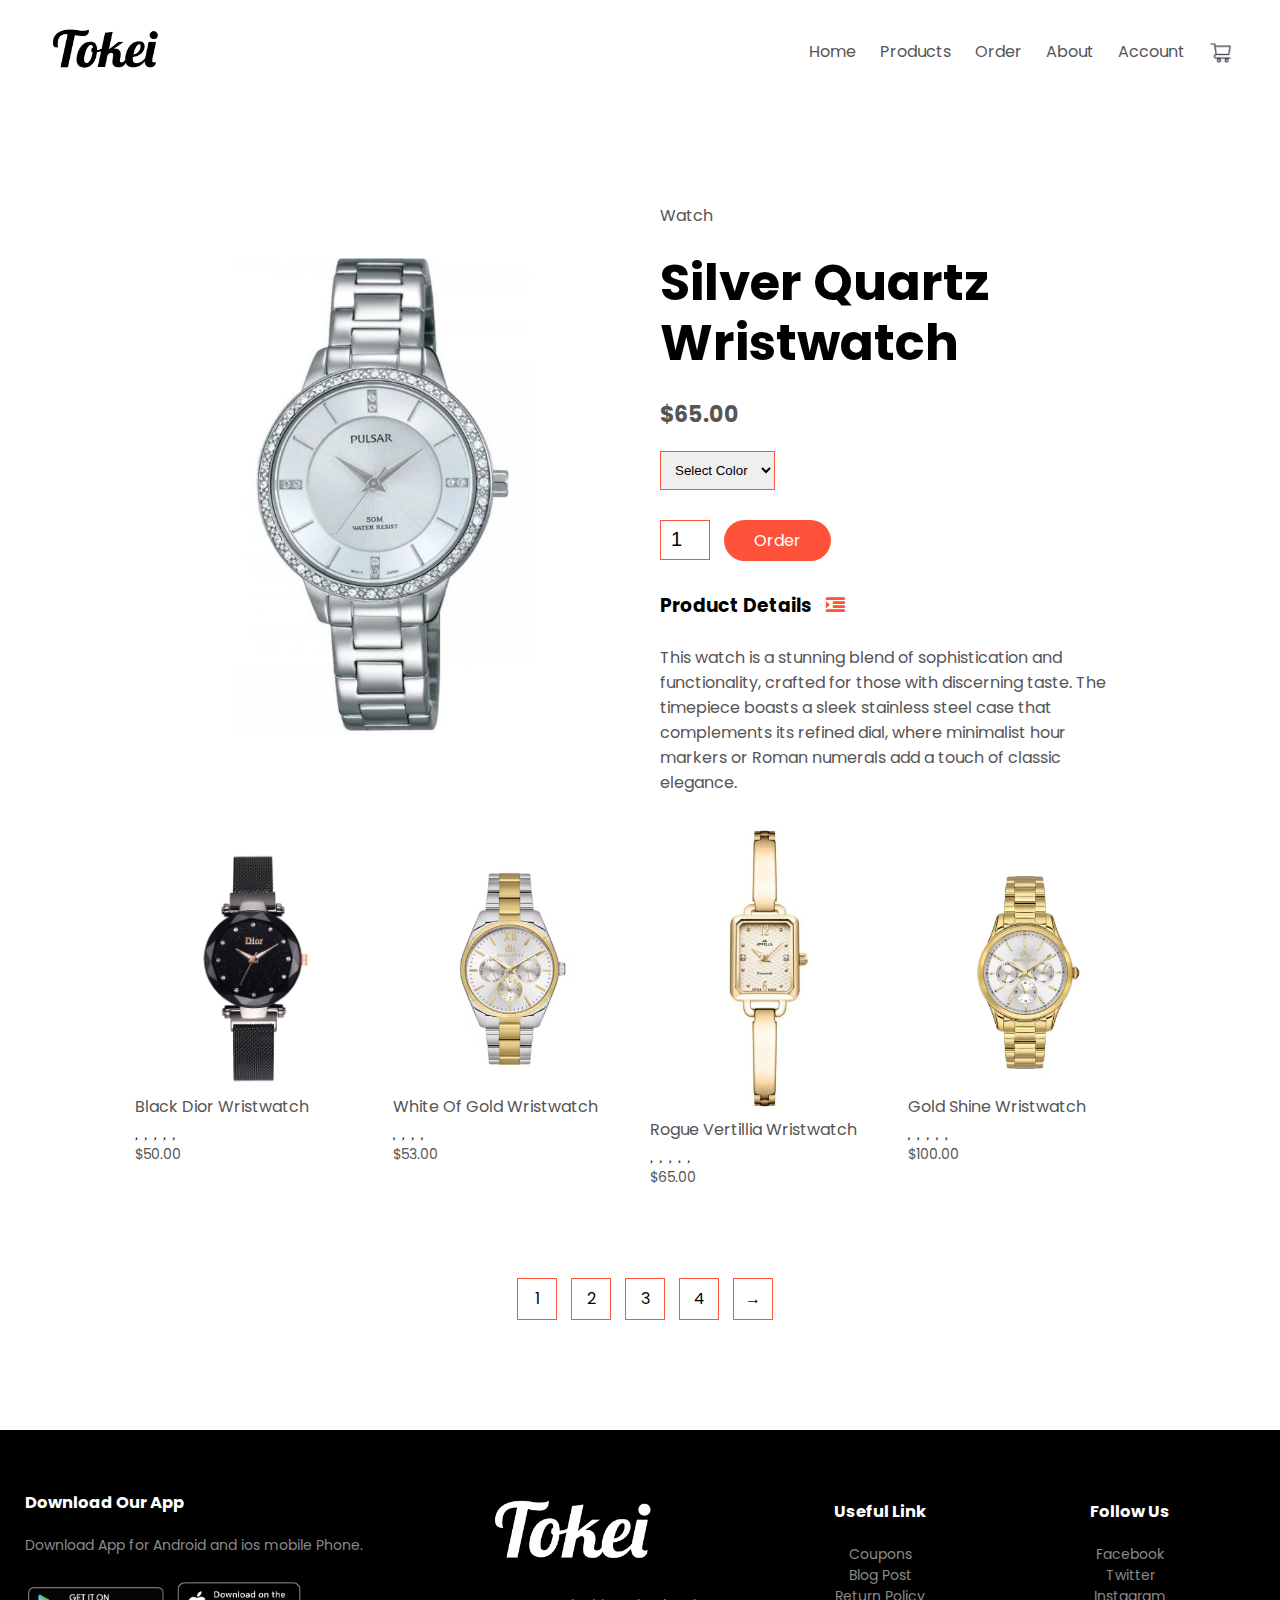
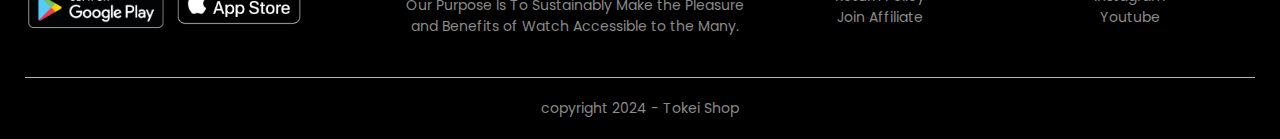
<file: UTS/product-details7.html>
<!DOCTYPE html>
<html lang="en">
<head>
    <meta charset="UTF-8">
    <title> Products Details - Tokei</title>
    <link rel="stylesheet" href="style.css">
    <link href="https://fonts.googleapis.com/css2?family=Poppins:wght@300;400;500;600;700&display=swap" rel="stylesheet">
    <link rel="stylesheet" href="https://cdnjs.cloudflare.com/ajax/libs/font-awesome/4.7.0/css/font-awesome.min.css">
</head>
<body>
        <div class="container">
            <div class="navbar">
                <div class="logo">
                    <img src="img/logo.png" width="125px">
                </div>
                <nav>
                    <ul>
                        <li><a href="index.html">Home</a></li>
                        <li><a href="products.html">Products</a></li>
                        <li><a href="form.html">Order</a></li>
                        <li><a href="about.html">About</a></li>
                        <li><a href="">Account</a></li>
                    </ul>
                </nav>
                <img src="img/cart.png" width="30px" height="30px">
            </div>
        </div>
 
    <!---- single product details --->

        <div class="small-container single-product">
            <div class="row">
                <div class="col-2">
                    <img src="img/product-7.jpg" width="100%">
                </div>
                <div class="col-2">
                    <p>Watch</p>
                    <h1>Silver Quartz Wristwatch</h1>
                    <h4>$65.00</h4>
                    <select>
                        <option>Select Color</option>
                        <option>Silver</option>
                        <option>Black</option>
                    </select>
                    <input type="number" value="1">
                    <a href="form.html" class="btn">Order</a>
                    <h3>Product Details <i class="fa fa-indent"></i></h3>
                    <br>
                    
                    <p>This watch is a stunning blend of sophistication and functionality, crafted for those with discerning taste.
                    The timepiece boasts a sleek stainless steel case that complements its refined dial, where minimalist hour markers or
                    Roman numerals add a touch of classic elegance.</p>
                </div>
            </div>
        </div>


    <div class="small-container">

            <div class="row">
            <div class="col-4">
                <img src="img/product-9.jpg">
                <h4>Black Dior Wristwatch</h4>
                <div class="rating">
                    <i class="fa-solid fa-heart"></i>
                    <i class="fa-solid fa-heart"></i>
                    <i class="fa-solid fa-heart"></i>
                    <i class="fa-solid fa-heart"></i>
                    <i class="fa-regular fa-heart"></i>
                </div>
                <p>$50.00</p>
            </div>
            <div class="col-4">
                <img src="img/product-10.jpg">
                <h4>White Of Gold Wristwatch</h4>
                <div class="rating">
                    <i class="fa-solid fa-heart"></i>
                    <i class="fa-solid fa-heart"></i>
                    <i class="fa-solid fa-heart"></i>
                    <i class="fa-solid fa-heart-half-o"></i>
                    <i class="fa-regular fa-heart"></i>
                </div>
                <p>$53.00</p>
            </div>
            <div class="col-4">
                <img src="img/product-11.jpg">
                <h4>Rogue Vertillia Wristwatch</h4>
                <div class="rating">
                    <i class="fa-solid fa-heart"></i>
                    <i class="fa-solid fa-heart"></i>
                    <i class="fa-solid fa-heart"></i>
                    <i class="fa-solid fa-heart"></i>
                    <i class="fa-regular fa-heart"></i>
                </div>
                <p>$65.00</p>
            </div>
            <div class="col-4">
                <img src="img/product-12.jpg">
                <h4>Gold Shine Wristwatch</h4>
                <div class="rating">
                    <i class="fa-solid fa-heart"></i>
                    <i class="fa-solid fa-heart"></i>
                    <i class="fa-solid fa-heart"></i>
                    <i class="fa-solid fa-heart"></i>
                    <i class="fa-regular fa-heart"></i>
                </div>
                <p>$100.00</p>
            </div>
        </div>

        <div class="page-btn">
            <span>1</span>
            <span>2</span>
            <span>3</span>
            <span>4</span>
            <span>&#8594;</span>
        </div>
    </div>

    <!-------- Footer --------->
    <div class="footer">
        <div class="container">
            <div class="row">
                <div class="footer-col-1">
                    <h3>Download Our App</h3>
                    <p>Download App for Android and ios mobile Phone.</p>
                    <div class="app-logo">
                        <img src="img/playstore.png">
                        <img src="img/appstore.png">
                    </div>
                </div>
                <div class="footer-col-2">
                    <img src="img/logo-white.png">
                    <p>Our Purpose Is To Sustainably Make the Pleasure and
                    Benefits of Watch Accessible to the Many.</p>
                </div>
                <div class="footer-col-3">
                    <h3>Useful Link</h3>
                    <ul>
                        <li>Coupons</li>
                        <li>Blog Post</li>
                        <li>Return Policy</li>
                        <li>Join Affiliate</li>
                     </ul>
                </div>
                <div class="footer-col-4">
                    <h3>Follow Us</h3>
                    <ul>
                        <li>Facebook</li>
                        <li>Twitter</li>
                        <li>Instagram</li>
                        <li>Youtube</li>
                    </ul>
                </div>
            </div>
            <hr>
            <p class="copyright">copyright 2024 - Tokei Shop</p>
        </div>
    </div>

</body>
</html>
</file>
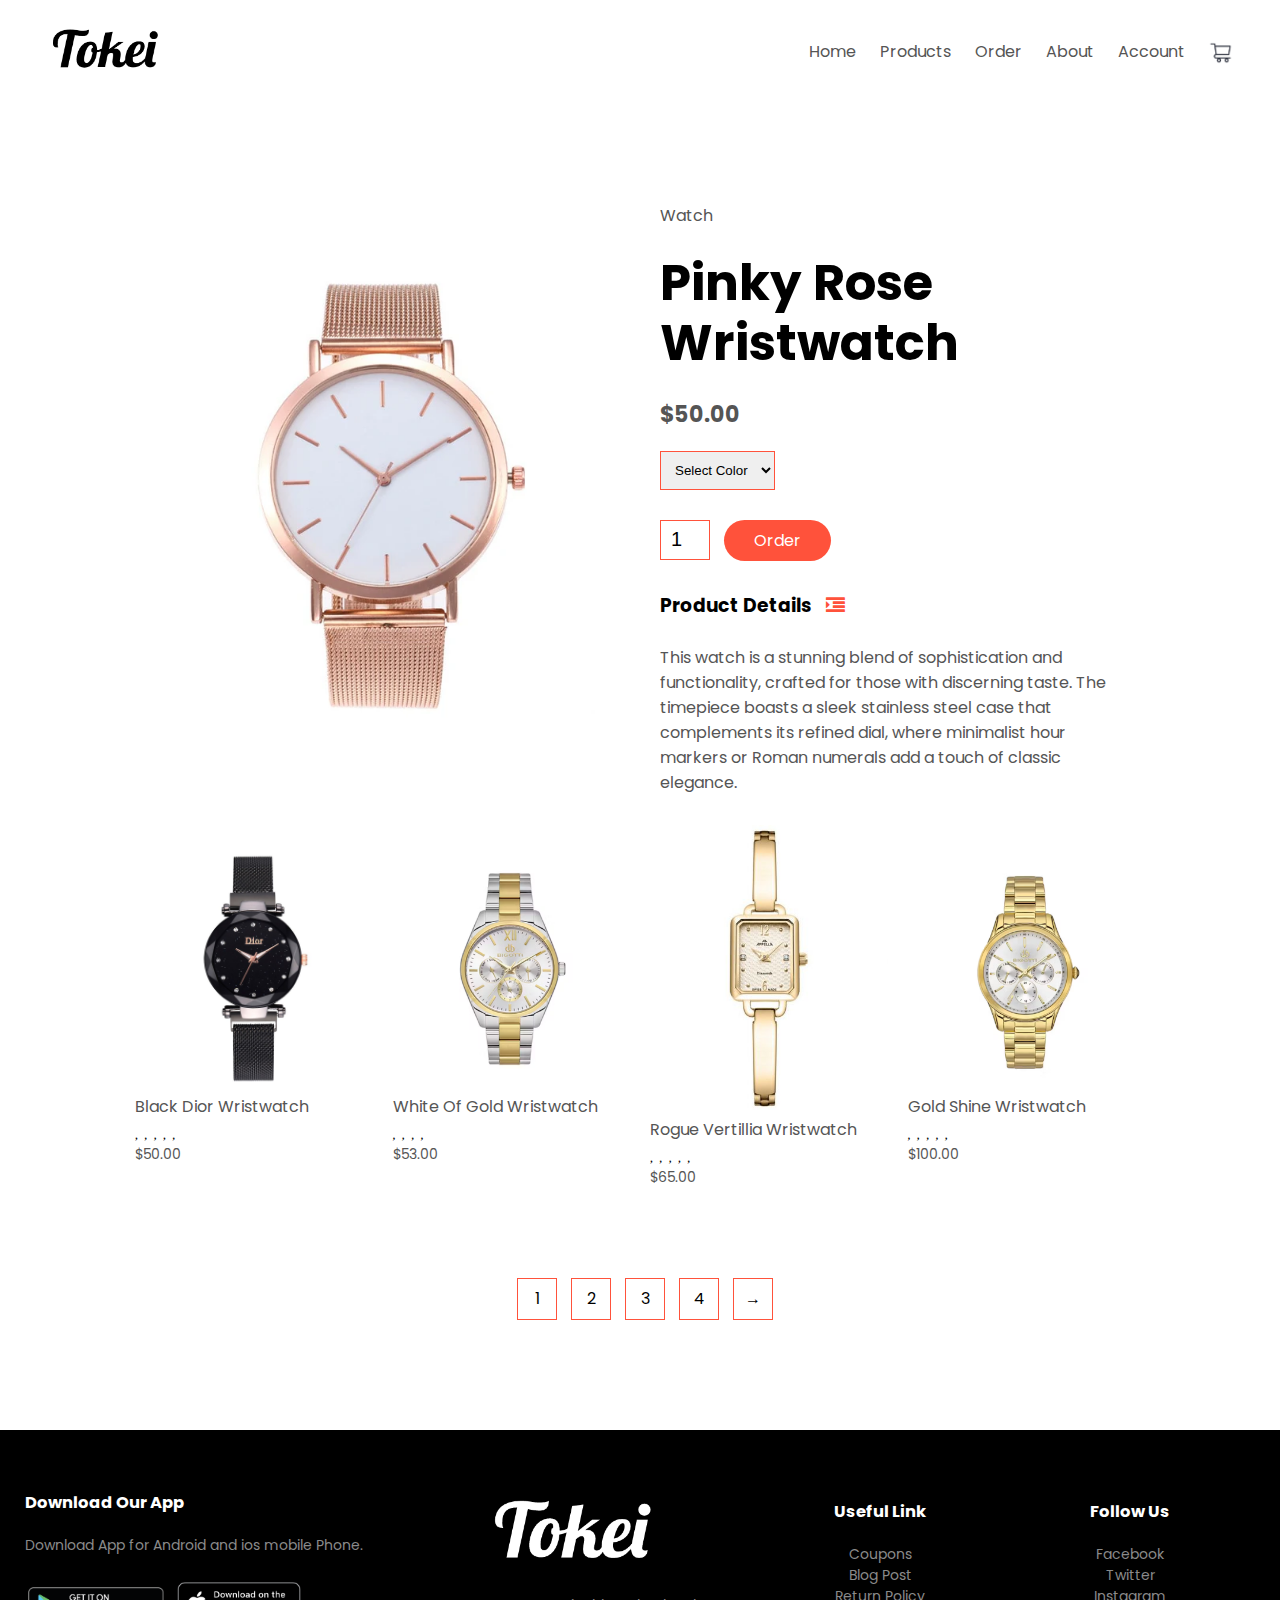
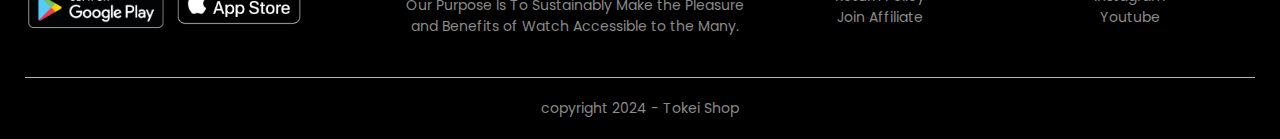
<file: UTS/product-details8.html>
<!DOCTYPE html>
<html lang="en">
<head>
    <meta charset="UTF-8">
    <title> Products Details - Tokei</title>
    <link rel="stylesheet" href="style.css">
    <link href="https://fonts.googleapis.com/css2?family=Poppins:wght@300;400;500;600;700&display=swap" rel="stylesheet">
    <link rel="stylesheet" href="https://cdnjs.cloudflare.com/ajax/libs/font-awesome/4.7.0/css/font-awesome.min.css">
</head>
<body>
        <div class="container">
            <div class="navbar">
                <div class="logo">
                    <img src="img/logo.png" width="125px">
                </div>
                <nav>
                    <ul>
                        <li><a href="index.html">Home</a></li>
                        <li><a href="products.html">Products</a></li>
                        <li><a href="form.html">Order</a></li>
                        <li><a href="about.html">About</a></li>
                        <li><a href="">Account</a></li>
                    </ul>
                </nav>
                <img src="img/cart.png" width="30px" height="30px">
            </div>
        </div>
 
    <!---- single product details --->

        <div class="small-container single-product">
            <div class="row">
                <div class="col-2">
                    <img src="img/product-8.jpg" width="100%">
                </div>
                <div class="col-2">
                    <p>Watch</p>
                    <h1>Pinky Rose Wristwatch</h1>
                    <h4>$50.00</h4>
                    <select>
                        <option>Select Color</option>
                        <option>Rose</option>
                        <option>Pink</option>
                    </select>
                    <input type="number" value="1">
                    <a href="form.html" class="btn">Order</a>
                    <h3>Product Details <i class="fa fa-indent"></i></h3>
                    <br>
                    
                    <p>This watch is a stunning blend of sophistication and functionality, crafted for those with discerning taste.
                    The timepiece boasts a sleek stainless steel case that complements its refined dial, where minimalist hour markers or
                    Roman numerals add a touch of classic elegance.</p>
                </div>
            </div>
        </div>


    <div class="small-container">

            <div class="row">
            <div class="col-4">
                <img src="img/product-9.jpg">
                <h4>Black Dior Wristwatch</h4>
                <div class="rating">
                    <i class="fa-solid fa-heart"></i>
                    <i class="fa-solid fa-heart"></i>
                    <i class="fa-solid fa-heart"></i>
                    <i class="fa-solid fa-heart"></i>
                    <i class="fa-regular fa-heart"></i>
                </div>
                <p>$50.00</p>
            </div>
            <div class="col-4">
                <img src="img/product-10.jpg">
                <h4>White Of Gold Wristwatch</h4>
                <div class="rating">
                    <i class="fa-solid fa-heart"></i>
                    <i class="fa-solid fa-heart"></i>
                    <i class="fa-solid fa-heart"></i>
                    <i class="fa-solid fa-heart-half-o"></i>
                    <i class="fa-regular fa-heart"></i>
                </div>
                <p>$53.00</p>
            </div>
            <div class="col-4">
                <img src="img/product-11.jpg">
                <h4>Rogue Vertillia Wristwatch</h4>
                <div class="rating">
                    <i class="fa-solid fa-heart"></i>
                    <i class="fa-solid fa-heart"></i>
                    <i class="fa-solid fa-heart"></i>
                    <i class="fa-solid fa-heart"></i>
                    <i class="fa-regular fa-heart"></i>
                </div>
                <p>$65.00</p>
            </div>
            <div class="col-4">
                <img src="img/product-12.jpg">
                <h4>Gold Shine Wristwatch</h4>
                <div class="rating">
                    <i class="fa-solid fa-heart"></i>
                    <i class="fa-solid fa-heart"></i>
                    <i class="fa-solid fa-heart"></i>
                    <i class="fa-solid fa-heart"></i>
                    <i class="fa-regular fa-heart"></i>
                </div>
                <p>$100.00</p>
            </div>
        </div>

        <div class="page-btn">
            <span>1</span>
            <span>2</span>
            <span>3</span>
            <span>4</span>
            <span>&#8594;</span>
        </div>
    </div>

    <!-------- Footer --------->
    <div class="footer">
        <div class="container">
            <div class="row">
                <div class="footer-col-1">
                    <h3>Download Our App</h3>
                    <p>Download App for Android and ios mobile Phone.</p>
                    <div class="app-logo">
                        <img src="img/playstore.png">
                        <img src="img/appstore.png">
                    </div>
                </div>
                <div class="footer-col-2">
                    <img src="img/logo-white.png">
                    <p>Our Purpose Is To Sustainably Make the Pleasure and
                    Benefits of Watch Accessible to the Many.</p>
                </div>
                <div class="footer-col-3">
                    <h3>Useful Link</h3>
                    <ul>
                        <li>Coupons</li>
                        <li>Blog Post</li>
                        <li>Return Policy</li>
                        <li>Join Affiliate</li>
                     </ul>
                </div>
                <div class="footer-col-4">
                    <h3>Follow Us</h3>
                    <ul>
                        <li>Facebook</li>
                        <li>Twitter</li>
                        <li>Instagram</li>
                        <li>Youtube</li>
                    </ul>
                </div>
            </div>
            <hr>
            <p class="copyright">copyright 2024 - Tokei Shop</p>
        </div>
    </div>

</body>
</html>
</file>
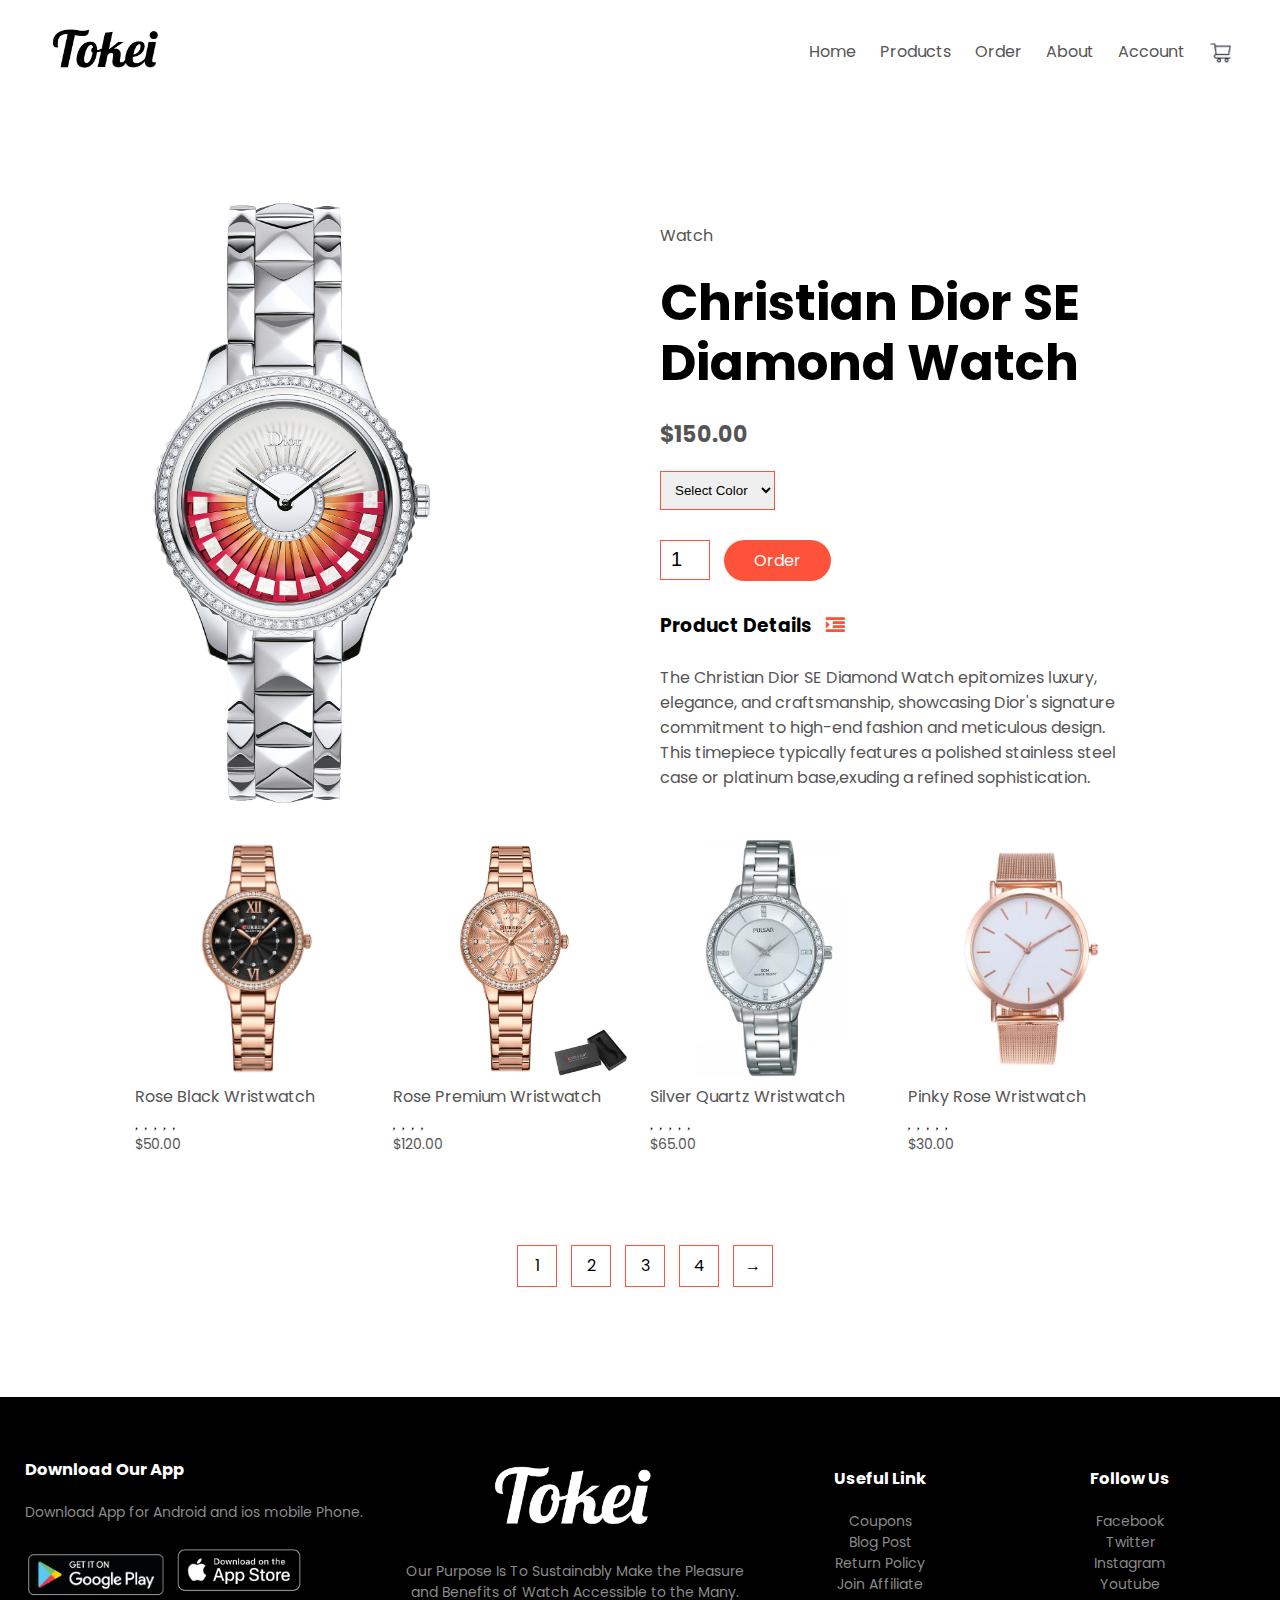
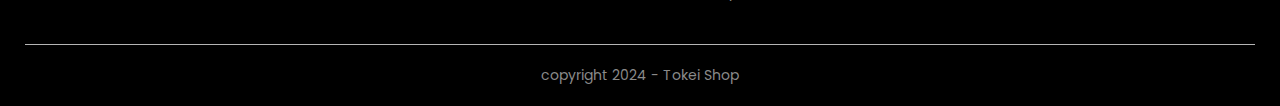
<file: UTS/product-exclusive.html>
<!DOCTYPE html>
<html lang="en">
<head>
    <meta charset="UTF-8">
    <title> Products Details - Tokei</title>
    <link rel="stylesheet" href="style.css">
    <link href="https://fonts.googleapis.com/css2?family=Poppins:wght@300;400;500;600;700&display=swap" rel="stylesheet">
    <link rel="stylesheet" href="https://cdnjs.cloudflare.com/ajax/libs/font-awesome/4.7.0/css/font-awesome.min.css">
</head>
<body>
        <div class="container">
            <div class="navbar">
                <div class="logo">
                    <img src="img/logo.png" width="125px">
                </div>
                <nav>
                    <ul>
                        <li><a href="index.html">Home</a></li>
                        <li><a href="products.html">Products</a></li>
                        <li><a href="form.html">Order</a></li>
                        <li><a href="about.html">About</a></li>
                        <li><a href="">Account</a></li>
                    </ul>
                </nav>
                <img src="img/cart.png" width="30px" height="30px">
            </div>
        </div>
 
    <!---- single product details --->

        <div class="small-container single-product">
            <div class="row">
                <div class="col-2">
                    <img src="img/exclusive.png" width="60%">
                </div>
                <div class="col-2">
                    <p>Watch</p>
                    <h1>Christian Dior SE Diamond Watch</h1>
                    <h4>$150.00</h4>
                    <select>
                        <option>Select Color</option>
                        <option>Silver</option>
                        <option>Ruby White</option>
                    </select>
                    <input type="number" value="1">
                    <a href="form.html" class="btn">Order</a>
                    <h3>Product Details <i class="fa fa-indent"></i></h3>
                    <br>
                    
                    <p>The Christian Dior SE Diamond Watch epitomizes luxury, elegance, and craftsmanship, 
                    showcasing Dior's signature commitment to high-end fashion and meticulous design. This timepiece typically features a polished stainless steel
                    case or platinum base,exuding a refined sophistication.</p>
                </div>
            </div>
        </div>


    <div class="small-container">

            <div class="row">
            <div class="col-4">
                <img src="img/product-5.jpg">
                <h4>Rose Black Wristwatch</h4>
                <div class="rating">
                    <i class="fa-solid fa-heart"></i>
                    <i class="fa-solid fa-heart"></i>
                    <i class="fa-solid fa-heart"></i>
                    <i class="fa-solid fa-heart"></i>
                    <i class="fa-regular fa-heart"></i>
                </div>
                <p>$50.00</p>
            </div>
            <div class="col-4">
                <img src="img/product-6.jpg">
                <h4>Rose Premium Wristwatch</h4>
                <div class="rating">
                    <i class="fa-solid fa-heart"></i>
                    <i class="fa-solid fa-heart"></i>
                    <i class="fa-solid fa-heart"></i>
                    <i class="fa-solid fa-heart-half-o"></i>
                    <i class="fa-regular fa-heart"></i>
                </div>
                <p>$120.00</p>
            </div>
            <div class="col-4">
                <img src="img/product-7.jpg">
                <h4>Silver Quartz Wristwatch</h4>
                <div class="rating">
                    <i class="fa-solid fa-heart"></i>
                    <i class="fa-solid fa-heart"></i>
                    <i class="fa-solid fa-heart"></i>
                    <i class="fa-solid fa-heart"></i>
                    <i class="fa-regular fa-heart"></i>
                </div>
                <p>$65.00</p>
            </div>
            <div class="col-4">
                <img src="img/product-8.jpg">
                <h4>Pinky Rose Wristwatch</h4>
                <div class="rating">
                    <i class="fa-solid fa-heart"></i>
                    <i class="fa-solid fa-heart"></i>
                    <i class="fa-solid fa-heart"></i>
                    <i class="fa-solid fa-heart"></i>
                    <i class="fa-regular fa-heart"></i>
                </div>
                <p>$30.00</p>
            </div>
        </div>

        <div class="page-btn">
            <span>1</span>
            <span>2</span>
            <span>3</span>
            <span>4</span>
            <span>&#8594;</span>
        </div>
    </div>

    <!-------- Footer --------->
    <div class="footer">
        <div class="container">
            <div class="row">
                <div class="footer-col-1">
                    <h3>Download Our App</h3>
                    <p>Download App for Android and ios mobile Phone.</p>
                    <div class="app-logo">
                        <img src="img/playstore.png">
                        <img src="img/appstore.png">
                    </div>
                </div>
                <div class="footer-col-2">
                    <img src="img/logo-white.png">
                    <p>Our Purpose Is To Sustainably Make the Pleasure and
                    Benefits of Watch Accessible to the Many.</p>
                </div>
                <div class="footer-col-3">
                    <h3>Useful Link</h3>
                    <ul>
                        <li>Coupons</li>
                        <li>Blog Post</li>
                        <li>Return Policy</li>
                        <li>Join Affiliate</li>
                     </ul>
                </div>
                <div class="footer-col-4">
                    <h3>Follow Us</h3>
                    <ul>
                        <li>Facebook</li>
                        <li>Twitter</li>
                        <li>Instagram</li>
                        <li>Youtube</li>
                    </ul>
                </div>
            </div>
            <hr>
            <p class="copyright">copyright 2024 - Tokei Shop</p>
        </div>
    </div>

</body>
</html>
</file>
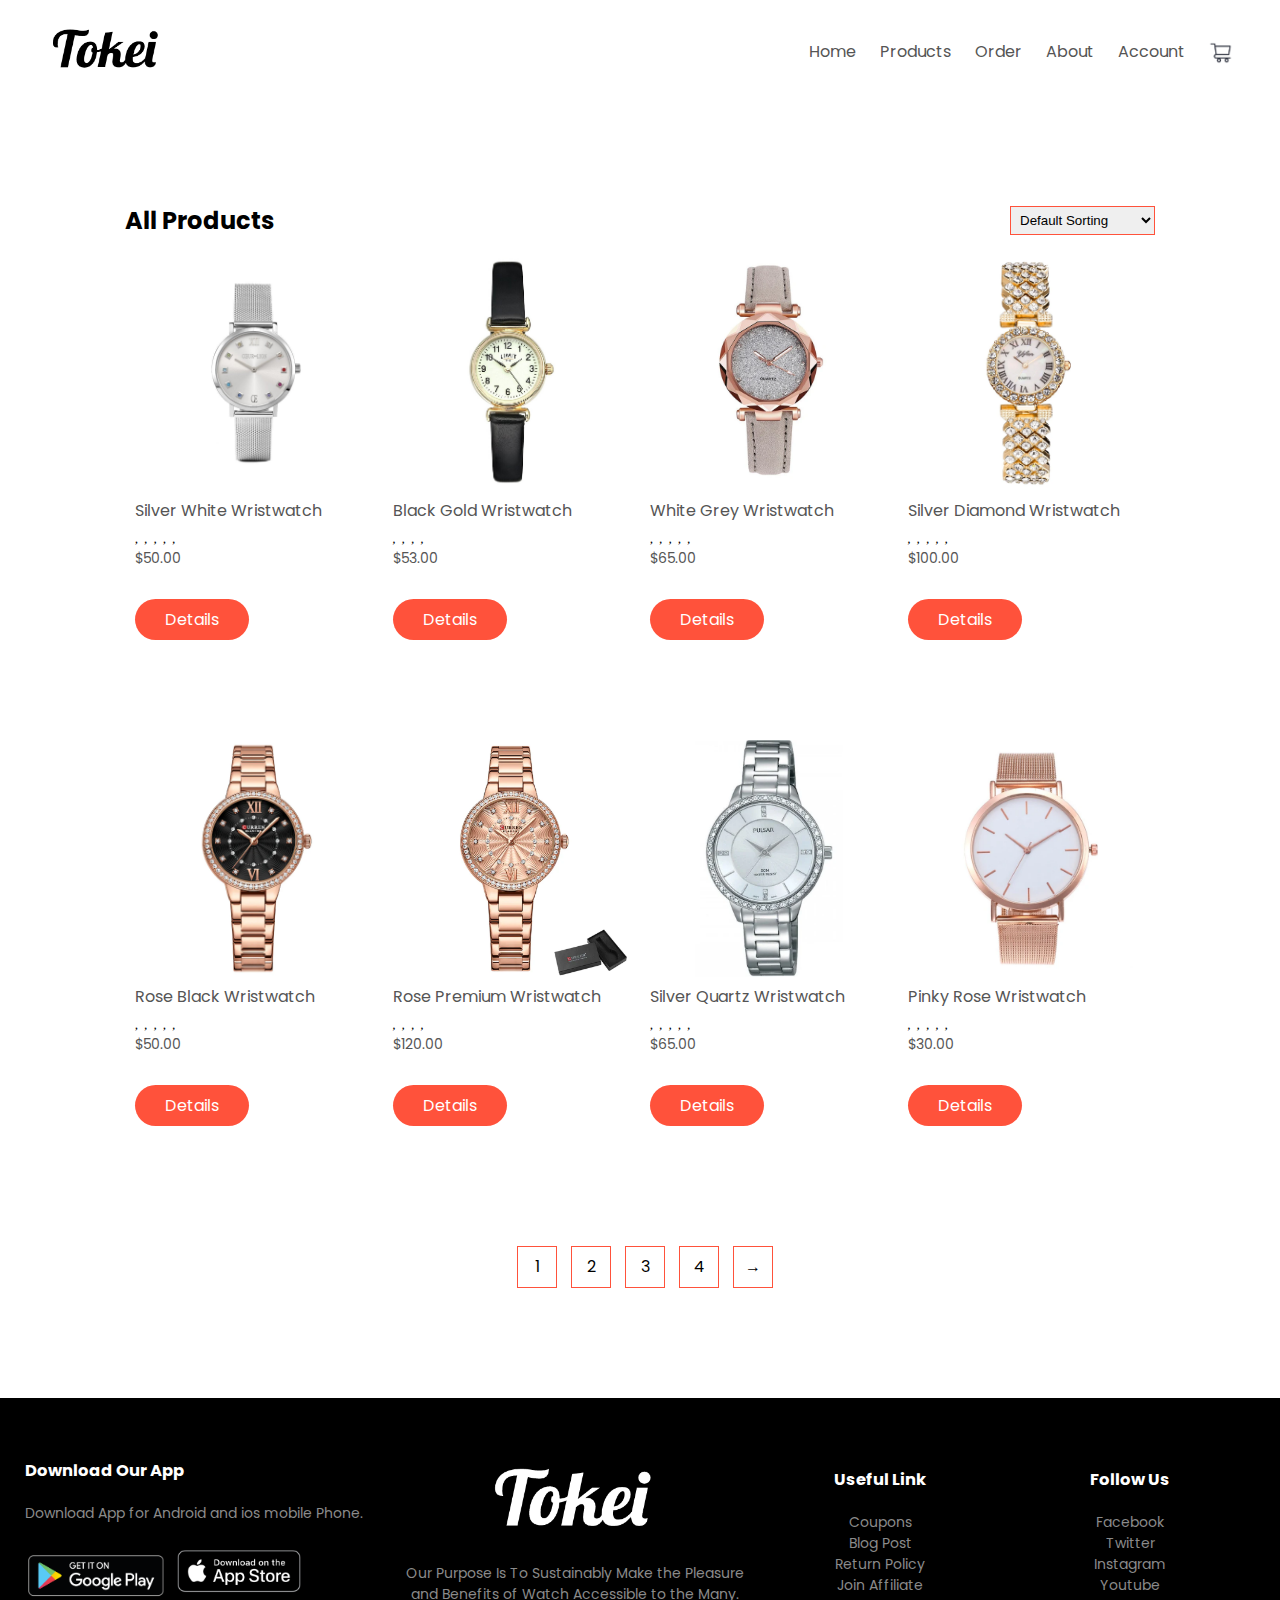
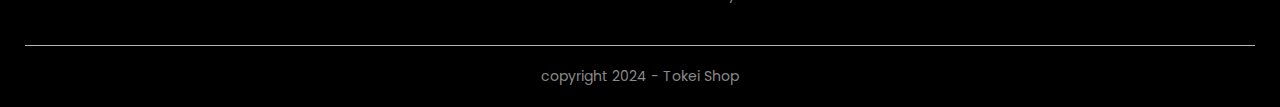
<file: UTS/products.html>
<!DOCTYPE html>
<html lang="en">
<head>
    <meta charset="UTF-8">
    <title> All Products - Tokei</title>
    <link rel="stylesheet" href="style.css">
    <link href="https://fonts.googleapis.com/css2?family=Poppins:wght@300;400;500;600;700&display=swap" rel="stylesheet">
    <link rel="stylesheet" href="https://cdnjs.cloudflare.com/ajax/libs/font-awesome/4.7.0/css/font-awesome.min.css">
</head>
<body>
        <div class="container">
            <div class="navbar">
                <div class="logo">
                    <img src="img/logo.png" width="125px">
                </div>
                <nav>
                    <ul>
                        <li><a href="index.html">Home</a></li>
                        <li><a href="products.html">Products</a></li>
                        <li><a href="form.html">Order</a></li>
                        <li><a href="about.html">About</a></li>
                        <li><a href="">Account</a></li>
                    </ul>
                </nav>
                <img src="img/cart.png" width="30px" height="30px">
            </div>
        </div>
 
    <div class="small-container">

        <div class="row row-2">
            <h2>All Products</h2>
            <select>
                <option>Default Sorting</option>
                <option>Short by Price</option>
                <option>Short by Populartiy</option>
                <option>Short by Rating</option>
                <option>Short by Sale</option>
            </select>
        </div>
        <div class="row">
            <div class="col-4">
                <img src="img/product-1.jpg">
                <h4>Silver White Wristwatch</h4>
                <div class="rating">
                    <i class="fa-solid fa-heart"></i>
                    <i class="fa-solid fa-heart"></i>
                    <i class="fa-solid fa-heart"></i>
                    <i class="fa-solid fa-heart"></i>
                    <i class="fa-regular fa-heart"></i>
                </div>
                <p>$50.00</p>
                <a href="product-details1.html" class="btn">Details</a>
            </div>
            <div class="col-4">
                <img src="img/product-2.jpg">
                <h4>Black Gold Wristwatch</h4>
                <div class="rating">
                    <i class="fa-solid fa-heart"></i>
                    <i class="fa-solid fa-heart"></i>
                    <i class="fa-solid fa-heart"></i>
                    <i class="fa-solid fa-heart-half-o"></i>
                    <i class="fa-regular fa-heart"></i>
                </div>
                <p>$53.00</p>
                <a href="product-details2.html" class="btn">Details</a>
            </div>
            <div class="col-4">
                <img src="img/product-3.jpg">
                <h4>White Grey Wristwatch</h4>
                <div class="rating">
                    <i class="fa-solid fa-heart"></i>
                    <i class="fa-solid fa-heart"></i>
                    <i class="fa-solid fa-heart"></i>
                    <i class="fa-solid fa-heart"></i>
                    <i class="fa-regular fa-heart"></i>
                </div>
                <p>$65.00</p>
                <a href="product-details3.html" class="btn">Details</a>
            </div>
            <div class="col-4">
                <img src="img/product-4.jpg">
                <h4>Silver Diamond Wristwatch</h4>
                <div class="rating">
                    <i class="fa-solid fa-heart"></i>
                    <i class="fa-solid fa-heart"></i>
                    <i class="fa-solid fa-heart"></i>
                    <i class="fa-solid fa-heart"></i>
                    <i class="fa-regular fa-heart"></i>
                </div>
                <p>$100.00</p>
                <a href="product-details4.html" class="btn">Details</a>
            </div>
        </div>
            <div class="row">
            <div class="col-4">
                <img src="img/product-5.jpg">
                <h4>Rose Black Wristwatch</h4>
                <div class="rating">
                    <i class="fa-solid fa-heart"></i>
                    <i class="fa-solid fa-heart"></i>
                    <i class="fa-solid fa-heart"></i>
                    <i class="fa-solid fa-heart"></i>
                    <i class="fa-regular fa-heart"></i>
                </div>
                <p>$50.00</p>
                <a href="product-details5.html" class="btn">Details</a>
            </div>
            <div class="col-4">
                <img src="img/product-6.jpg">
                <h4>Rose Premium Wristwatch</h4>
                <div class="rating">
                    <i class="fa-solid fa-heart"></i>
                    <i class="fa-solid fa-heart"></i>
                    <i class="fa-solid fa-heart"></i>
                    <i class="fa-solid fa-heart-half-o"></i>
                    <i class="fa-regular fa-heart"></i>
                </div>
                <p>$120.00</p>
                <a href="product-details6.html" class="btn">Details</a>
            </div>
            <div class="col-4">
                <img src="img/product-7.jpg">
                <h4>Silver Quartz Wristwatch</h4>
                <div class="rating">
                    <i class="fa-solid fa-heart"></i>
                    <i class="fa-solid fa-heart"></i>
                    <i class="fa-solid fa-heart"></i>
                    <i class="fa-solid fa-heart"></i>
                    <i class="fa-regular fa-heart"></i>
                </div>
                <p>$65.00</p>
                <a href="product-details7.html" class="btn">Details</a>
            </div>
            <div class="col-4">
                <img src="img/product-8.jpg">
                <h4>Pinky Rose Wristwatch</h4>
                <div class="rating">
                    <i class="fa-solid fa-heart"></i>
                    <i class="fa-solid fa-heart"></i>
                    <i class="fa-solid fa-heart"></i>
                    <i class="fa-solid fa-heart"></i>
                    <i class="fa-regular fa-heart"></i>
                </div>
                <p>$30.00</p>
                <a href="product-details8.html" class="btn">Details</a>
            </div>
        </div>
    </div>

        <div class="page-btn">
            <span>1</span>
            <span>2</span>
            <span>3</span>
            <span>4</span>
            <span>&#8594;</span>
        </div>
    </div>

    <!-------- Footer --------->
    <div class="footer">
        <div class="container">
            <div class="row">
                <div class="footer-col-1">
                    <h3>Download Our App</h3>
                    <p>Download App for Android and ios mobile Phone.</p>
                    <div class="app-logo">
                        <img src="img/playstore.png">
                        <img src="img/appstore.png">
                    </div>
                </div>
                <div class="footer-col-2">
                    <img src="img/logo-white.png">
                    <p>Our Purpose Is To Sustainably Make the Pleasure and
                    Benefits of Watch Accessible to the Many.</p>
                </div>
                <div class="footer-col-3">
                    <h3>Useful Link</h3>
                    <ul>
                        <li>Coupons</li>
                        <li>Blog Post</li>
                        <li>Return Policy</li>
                        <li>Join Affiliate</li>
                     </ul>
                </div>
                <div class="footer-col-4">
                    <h3>Follow Us</h3>
                    <ul>
                        <li>Facebook</li>
                        <li>Twitter</li>
                        <li>Instagram</li>
                        <li>Youtube</li>
                    </ul>
                </div>
            </div>
            <hr>
            <p class="copyright">copyright 2024 - Tokei Shop</p>
        </div>
    </div>

</body>
</html>
</file>
<file: UTS/style.css>
*{
    margin: 0;
    padding: 0;
    box-sizing: border-box;   
}

body{
    font-family: 'Poppins', 'sans-serif';
}

.navbar{
    display: flex;
    align-items: center;
    padding: 20px;
}

nav{
    flex: 1;
    text-align: right;
}

nav ul{
    display: inline-block;
    list-style-type: none;
}

nav ul li{
    display: inherit;
    margin-right: 20px;
}

a{
    text-decoration: none;
    color: #555;
}

p{
    color: #555;
}

.container{
    max-width: 1300px;
    margin: auto;
    padding-left: 25px;
    padding-right: 25px;
}

 .row{
    display: flex;
    align-items: center;
    flex-wrap: wrap;
    justify-content: space-around;
 }

 .col-2{
    flex-basis: 50%;
    min-width: 300px;
 }

 .col-2 img{
    max-width: 100%;
    padding: 50px 0;
 }

 .col-2 h1{
    font-size: 50px;
    line-height: 60px;
    margin: 25px 0;
}

.btn{
    display: inline-block;
    background: #ff523b;
    color: #fff;
    padding: 8px 30px;
    margin: 30px 0;
    border-radius: 30px;
}

.btn:hover{
    background: #563434;
}

.header{
    background: radial-gradient(#fff, #E9EED9);
}

.header .row{
    margin-top: 70px;
}

.categories{
    margin: 70px 0;
}

.col-3{
    flex-basis: 30%;
    min-width: 250px;
    margin-bottom: 30px;
}

.col-3 img{
    width: 100%;
}

.small-container{
    max-width: 1080px;
    margin: auto;
    padding-left: 25px;
    padding-right: 25px;
}

.col-4{
    flex-basis: 25%;
    padding: 10px;
    min-width: 200px;
    margin-bottom: 50px;
    transition: transform 0.5s;
}

.col-4 img{
    width: 100%;
}

.title{
    text-align: center;
    margin: 0 auto 80px;
    position: relative;
    line-height: 60px;
    color: #555;
}

.title::after{
    content: '';
    background: #ff523b;
    width: 80px;
    height: 5px;
    border-radius: 5px;
    position: absolute;
    bottom: 0;
    left: 50%;
    transform: translateX(-50%);
}

h4{
    color: #555;
    font-weight: normal;
}

.col-4 p{
    font-size: 14px;
}

.rating .fa{
    color: #ff523b;
}

.col-4:hover{
    transform: translateY(-5px);
}
/*------ offer -----*/


.offer{
    background: radial-gradient(#fff, #E9EED9);
    margin-top: 80px;
    padding: 30px 0;
}

.col-2 .offer-img{
    padding: 50px;
}

small{
    color: #555;
}

/*----- Footer -----*/

.footer{
    background: #000;
    color: #8a8a8a;
    font-size: 14px;
    padding: 60px 0 20px;
}

.footer p{
    color: #8a8a8a;
}

.footer h3{
    color: #fff;
    margin-bottom: 20px;
}

.footer-col-1, .footer-col-2, .footer-col-3, .footer-col-4{
    min-width: 250px;
    margin-bottom: 20px;
}

.footer-col-1{
    flex-basis: 30%;
}

.footer-col-2{
    flex: 1;
    text-align: center;
}

.footer-col-2 img{
    width: 180px;
    margin-bottom: 20px;
}

.footer-col-3, .footer-col-4{
    flex-basis: 12%;
    text-align: center;
}

ul{
    list-style-type: none;
}

.app-logo{
    margin-top: 20px;
}

.app-logo img{
    width: 140px;
}

.footer hr{
    border: none;
    background: #b5b5b5;
    height: 1px;
    margin: 20px 0;
}

.copyright{
    text-align: center;
}

/*------ all product page -------*/

.row-2{
    justify-content: space-between;
    margin: 100px auto 5px; 
}

select{
    border: 1px solid #ff523b;
    padding: 5px;
}

select:focus{
    outline: none;
}

.page-btn{
    text-align: center;
    padding: 30px;
    margin: 0 auto 80px;
}

.page-btn span{
    display: inline-block;
    border: 1px solid #ff523b;
    margin-left: 10px;
    width: 40px;
    height 40px;
    text-align: center;
    line-height: 40px;
    cursor: pointer;
}

.page-btn span:hover{
    background: #ff523b;
    color: #fff;
}

/*---- singel product details ----*/

.single-product{
    margin-top: 80px;
}

.single-product .col-2 img{
    padding: 0;
}

.single-product .col-2{
    padding: 20px;
}

.single-product h4{
    margin: 20px 0;
    font-size: 22px;
    font-weight: bold;
}

.single-product select{
    display: block;
    padding: 10px;
    margin-top: 20px;
}

.single-product input{
    width: 50px;
    height: 40px;
    padding-left: 10px;
    font-size: 20px;
    margin-right: 10px;
    border: 1px solid #ff523b;
}

.input:focus{
    outline: none;
}

.single-product .fa{
    color: #ff523b;
    margin-left: 10px;
}

/*-----form order -----*/

.container-form{
    padding: 20px;
    font-weight: bold;
    text-align: center;
    margin: 0 auto;
}

.btn-form{
    display: inline-block;
    background: #ff523b;
    color: #fff;
    padding: 8px 30px;
    margin: 30px 0;
    border-radius: 30px;
}
</file>
